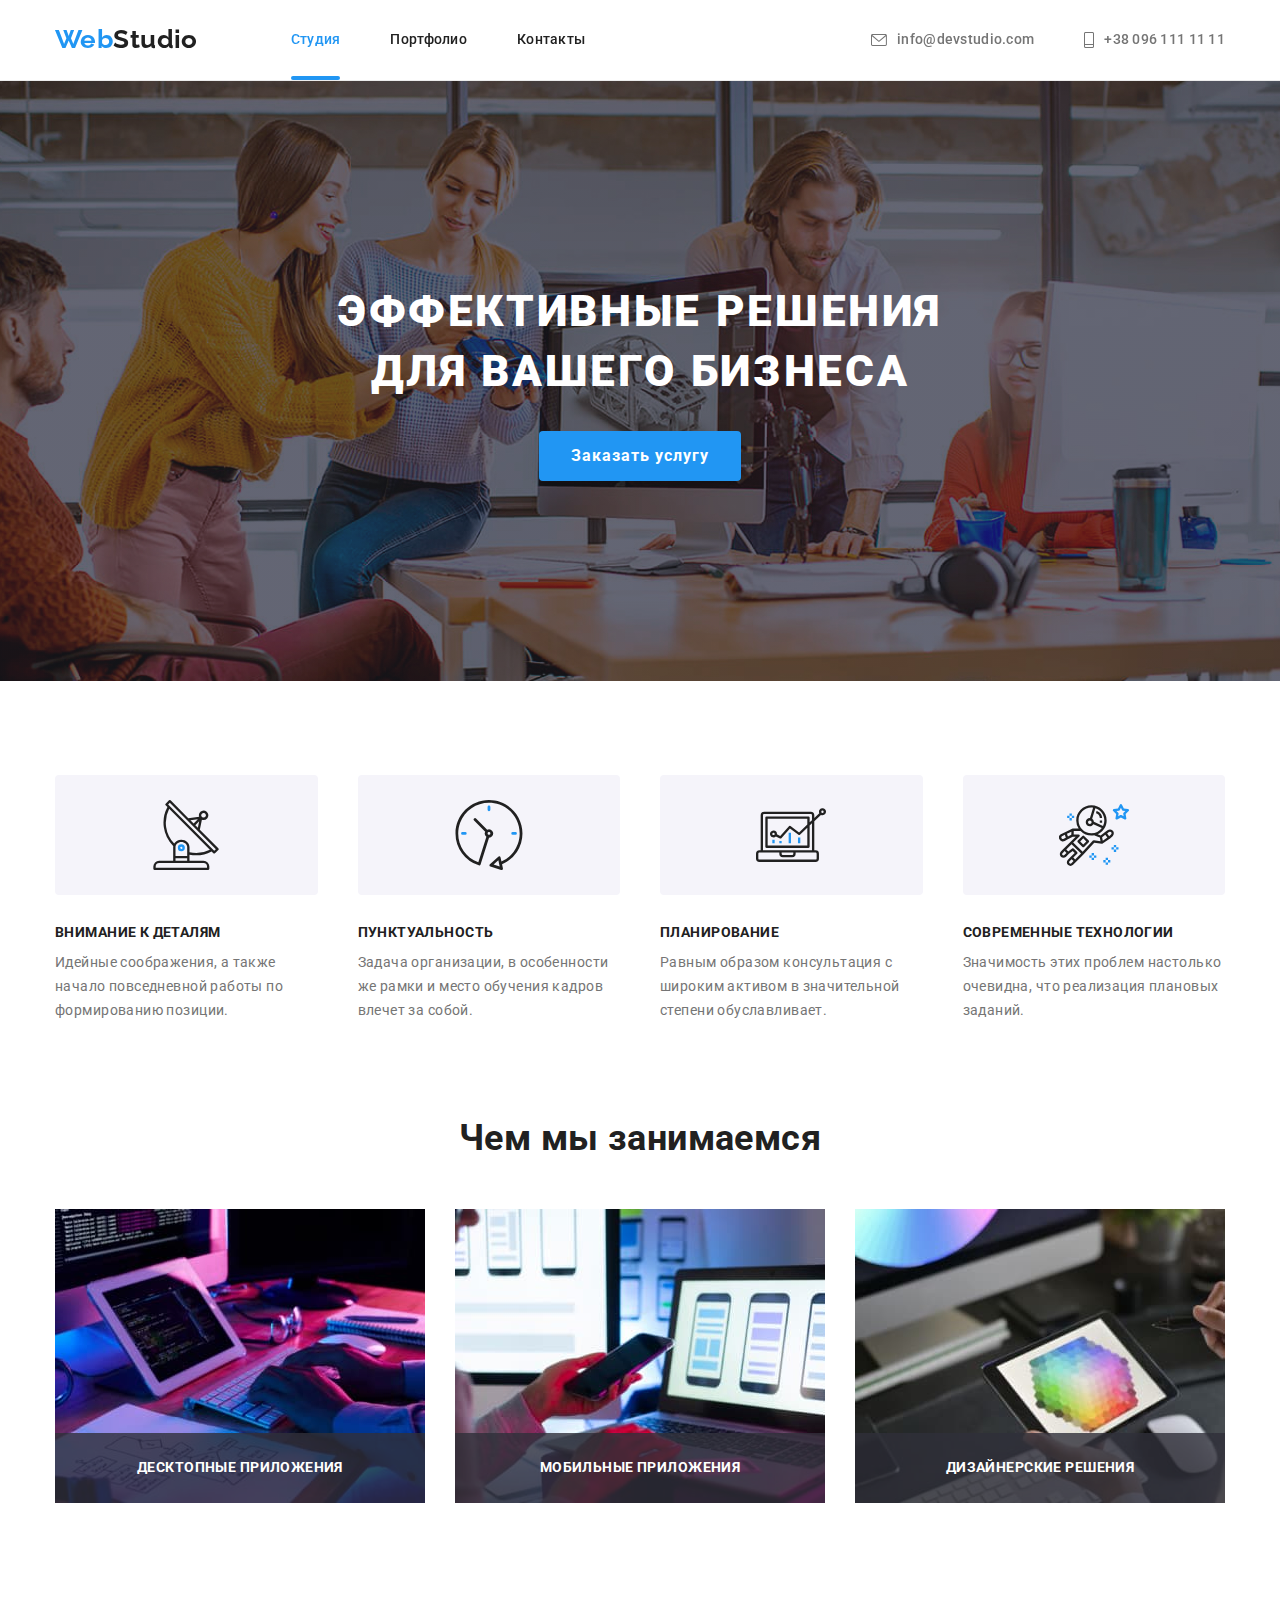
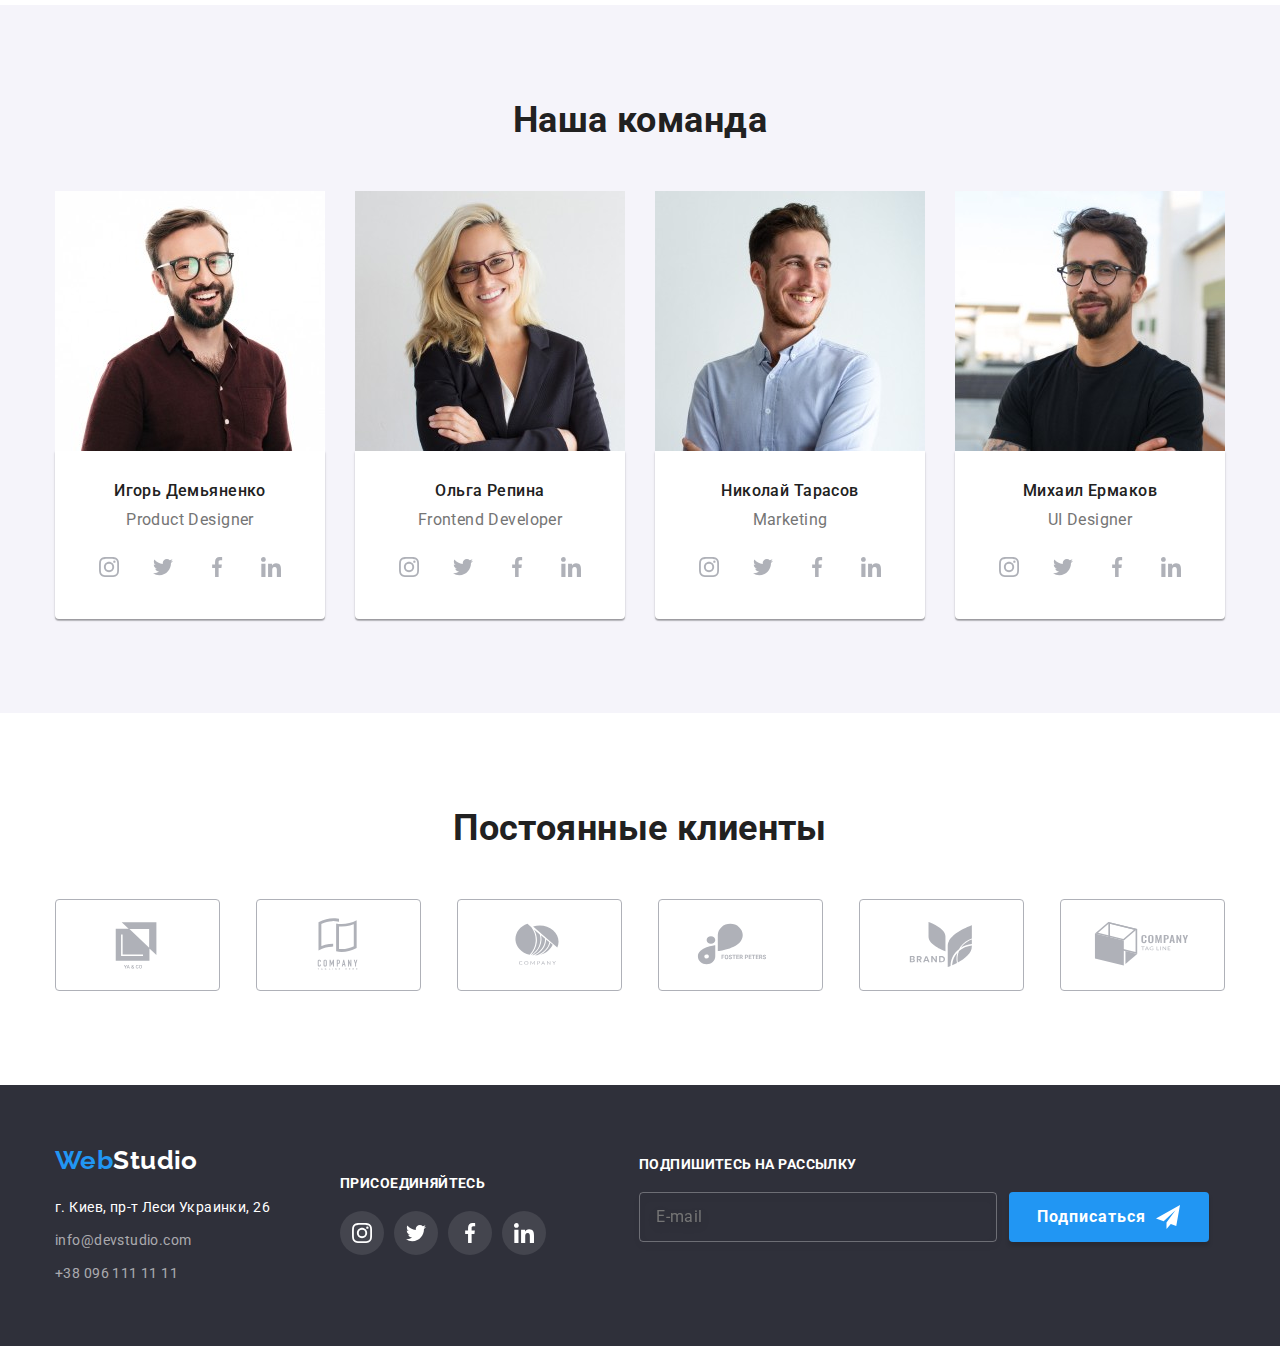
<file: index.html>
<!DOCTYPE html>
<html lang="ru">
  <head>
    <meta charset="UTF-8" />
    <meta http-equiv="X-UA-Compatible" content="IE=edge" />
    <meta name="viewport" content="width=device-width, initial-scale=1.0" />
    <title>Document</title>
    <link
      href="https://fonts.googleapis.com/css2?family=Raleway:wght@700&family=Roboto:wght@400;500;700;900&display=swap"
      rel="stylesheet"
    />
    <link
      rel="stylesheet"
      href="https://cdnjs.cloudflare.com/ajax/libs/modern-normalize/0.6.0/modern-normalize.min.css"
    />
    <link rel="stylesheet" href="./css/main.min.css" />
    <!--<link rel="stylesheet" href="./css/style.css" />-->
  </head>

  <body data-page>
    <!--Шапка сайта-->

    <header class="header" data-header>
      <div class="container header__menu">
        <nav class="main-nav">
          <a href="./index.html" class="logo"
            ><span class="logo-img">Web</span>Studio</a
          >
          
          <ul class="site-nav list">
            <li class="site-nav__item">
              <a href="./" class="site-nav__link site-nav__link--current"
                >Студия</a
              >
            </li>
            <li class="site-nav__item">
              <a href="./portfolio.html" class="site-nav__link">Портфолио</a>
            </li>
            <li class="site-nav__item">
              <a href="" class="site-nav__link">Контакты</a>
            </li>
          </ul>
        </nav>
          
        <ul class="auth list">
          <li class="auth__item">
            <a href="mailto:info@devstudio.com" class="auth__link">
              <svg class="auth__email-icon" width="16" height="12">
                <use href="./images/icon.svg#icon-email-second"></use>
              </svg>
              info@devstudio.com</a
            >
          </li>
          <li class="auth__item">
            <a href="tel:+380961111111" class="auth__link">
              <svg class="auth__phone-icon" width="10" height="16">
                <use href="./images/icon.svg#icon-phone-second"></use>
              </svg>
              +38 096 111 11 11</a
            >
          </li>
        </ul>
        
        <button class="menu-btn" type="button" data-menu-open>
          <svg width="40" height="40">
            <use href="./images/icon.svg#icon-menu_40px"></use>
          </svg>
        </button>
      </div>
    </header>

    <main>
      <!--Герой-->
      <div class="hero-cont">
        <section class="section hero">
          <h1 class="hero__header">
            Эффективные решения <br />
            для вашего бизнеса
          </h1>
          <button type="button" class="bttn" data-modal-open>
            Заказать услугу
          </button>
        </section>
      </div>

      <!--Преимущества-->
      <section class="section advantages">
        <div class="container">
          <h2 class="advantages__title">Преимущества</h2>
          <ul class="list advantages__list">
            <li class="advantages__item">
              <div class="advantages__container">
                <svg class="advantages__icon" width="70" height="70">
                  <use href="./images/icon.svg#icon-antenna-1"></use>
                </svg>
              </div>
              <h3 class="advantages__name">Внимание к деталям</h3>
              <p>
                Идейные соображения, а также начало повседневной работы по
                формированию позиции.
              </p>
            </li>
            <li class="advantages__item">
              <div class="advantages__container">
                <svg class="advantages__icon" width="70" height="70">
                  <use href="./images/icon.svg#icon-clock-1"></use>
                </svg>
              </div>
              <h3 class="advantages__name">Пунктуальность</h3>
              <p>
                Задача организации, в особенности же рамки и место обучения
                кадров влечет за собой.
              </p>
            </li>
            <li class="advantages__item">
              <div class="advantages__container">
                <svg class="advantages__icon" width="70" height="70">
                  <use href="./images/icon.svg#icon-diagram-1"></use>
                </svg>
              </div>
              <h3 class="advantages__name">Планирование</h3>
              <p>
                Равным образом консультация с широким активом в значительной
                степени обуславливает.
              </p>
            </li>
            <li class="advantages__item">
              <div class="advantages__container">
                <svg class="advantages__icon" width="70" height="70">
                  <use href="./images/icon.svg#icon-astronaut-1"></use>
                </svg>
              </div>
              <h3 class="advantages__name">Современные технологии</h3>
              <p>
                Значимость этих проблем настолько очевидна, что реализация
                плановых заданий.
              </p>
            </li>
          </ul>
        </div>
      </section>

      <section class="section solution">
        <div class="container cont-work">
          <h2 class="title">Чем мы занимаемся</h2>
          <ul class="list solution__list">
            <li class="item solution__item">
              <img src="./images/box_1.jpg" alt="keyboard" width="370" />
              <div class="solution__text">
                <h3 class="solution__head">Десктопные приложения</h3>
              </div>
            </li>
            <li class="item solution__item">
              <img src="./images/box_2.jpg" alt="notebook" width="370" />
              <div class="solution__text">
                <h3 class="solution__head">Мобильные приложения</h3>
              </div>
            </li>
            <li class="item solution__item">
              <img src="./images/box_3.jpg" alt="tablet" width="370" />
              <div class="solution__text">
                <h3 class="solution__head">Дизайнерские решения</h3>
              </div>
            </li>
          </ul>
        </div>
      </section>

      <section class="section team">
        <div class="container cont-command">
          <h2 class="title">Наша команда</h2>
          <ul class="list team__list">
            <li class="item team__item">
              <picture>
                <source
                  media="(min-width:1200px)"
                  srcset="
                    ./images/team/img-1@1x_desc.jpg 1x,
                    ./images/team/img-1@2x_desc.jpg 2x
                  "
                />
                <source
                  media="(min-width:768px)"
                  srcset="
                    ./images/team/img-1@1x_tab.jpg 1x,
                    ./images/team/img-1@2x_tab.jpg 2x
                  "
                />
                <source
                  media="(max-width:767px)"
                  srcset="
                    ./images/team/img-1@1x_mob.jpg 1x,
                    ./images/team/img-1@2x_mob.jpg 2x
                  "
                />
                <img
                  src="./images/team/team_1.jpg"
                  alt="team photo 1"
                  class="team__img"
                />
              </picture>

              <div class="command-cont">
                <h3 class="team__head">Игорь Демьяненко</h3>
                <p lang="en" class="team__description">Product Designer</p>
                <ul class="social list">
                  <li class="social__item">
                    <a href="" class="link social__link">
                      <svg class="social__icon" width="20" height="20">
                        <use href="./images/icon.svg#icon-instagram"></use>
                      </svg>
                    </a>
                  </li>
                  <li class="social__item">
                    <a href="" class="link social__link">
                      <svg class="social__icon" width="20" height="20">
                        <use href="./images/icon.svg#icon-twitter"></use>
                      </svg>
                    </a>
                  </li>
                  <li class="social__item">
                    <a href="" class="link social__link">
                      <svg class="social__icon" width="20" height="20">
                        <use href="./images/icon.svg#icon-facebook"></use>
                      </svg>
                    </a>
                  </li>
                  <li class="social__item">
                    <a href="" class="link social__link">
                      <svg class="social__icon" width="20" height="20">
                        <use href="./images/icon.svg#icon-linkedin"></use>
                      </svg>
                    </a>
                  </li>
                </ul>
              </div>
            </li>
            <li class="team__item">
              <picture>
                <source
                  media="(min-width:1200px)"
                  srcset="
                    ./images/team/img-2@1x_desc.jpg 1x,
                    ./images/team/img-2@2x_desc.jpg 2x
                  "
                />
                <source
                  media="(min-width:768px)"
                  srcset="
                    ./images/team/img-2@1x_tab.jpg 1x,
                    ./images/team/img-2@2x_tab.jpg 2x
                  "
                />
                <source
                  media="(max-width:767px)"
                  srcset="
                    ./images/team/img-2@1x_mob.jpg 1x,
                    ./images/team/img-2@2x_mob.jpg 2x
                  "
                />
                <img
                  src="./images/team/team_2.jpg"
                  alt="team photo 2"
                  class="team__img"
                />
              </picture>
              <div class="command-cont">
                <h3 class="team__head">Ольга Репина</h3>
                <p lang="en" class="team__description">Frontend Developer</p>
                <ul class="social list">
                  <li class="social__item">
                    <a href="" class="link social__link">
                      <svg class="social__icon" width="20" height="20">
                        <use href="./images/icon.svg#icon-instagram"></use>
                      </svg>
                    </a>
                  </li>
                  <li class="social__item">
                    <a href="" class="link social__link">
                      <svg class="social__icon" width="20" height="20">
                        <use href="./images/icon.svg#icon-twitter"></use>
                      </svg>
                    </a>
                  </li>
                  <li class="social__item">
                    <a href="" class="link social__link">
                      <svg class="social__icon" width="20" height="20">
                        <use href="./images/icon.svg#icon-facebook"></use>
                      </svg>
                    </a>
                  </li>
                  <li class="social__item">
                    <a href="" class="link social__link">
                      <svg class="social__icon" width="20" height="20">
                        <use href="./images/icon.svg#icon-linkedin"></use>
                      </svg>
                    </a>
                  </li>
                </ul>
              </div>
            </li>
            <li class="team__item">
              <picture>
                <source
                  media="(min-width:1200px)"
                  srcset="
                    ./images/team/img-3@1x_desc.jpg 1x,
                    ./images/team/img-3@2x_desc.jpg 2x
                  "
                />
                <source
                  media="(min-width:768px)"
                  srcset="
                    ./images/team/img-3@1x_tab.jpg 1x,
                    ./images/team/img-3@2x_tab.jpg 2x
                  "
                />
                <source
                  media="(max-width:767px)"
                  srcset="
                    ./images/team/img-3@1x_mob.jpg 1x,
                    ./images/team/img-3@2x_mob.jpg 2x
                  "
                />
                <img
                  src="./images/team/team_3.jpg"
                  alt="team photo 3"
                  class="team__img"
                />
              </picture>
              <div class="command-cont">
                <h3 class="team__head">Николай Тарасов</h3>
                <p lang="en" class="team__description">Marketing</p>
                <ul class="social list">
                  <li class="social__item">
                    <a href="" class="link social__link">
                      <svg class="social__icon" width="20" height="20">
                        <use href="./images/icon.svg#icon-instagram"></use>
                      </svg>
                    </a>
                  </li>
                  <li class="social__item">
                    <a href="" class="link social__link">
                      <svg class="social__icon" width="20" height="20">
                        <use href="./images/icon.svg#icon-twitter"></use>
                      </svg>
                    </a>
                  </li>
                  <li class="social__item">
                    <a href="" class="link social__link">
                      <svg class="social__icon" width="20" height="20">
                        <use href="./images/icon.svg#icon-facebook"></use>
                      </svg>
                    </a>
                  </li>
                  <li class="social__item">
                    <a href="" class="link social__link">
                      <svg class="social__icon" width="20" height="20">
                        <use href="./images/icon.svg#icon-linkedin"></use>
                      </svg>
                    </a>
                  </li>
                </ul>
              </div>
            </li>
            <li class="team__item">
              <picture>
                <source
                  media="(min-width:1200px)"
                  srcset="
                    ./images/team/img-4@1x_desc.jpg 1x,
                    ./images/team/img-4@2x_desc.jpg 2x
                  "
                />
                <source
                  media="(min-width:768px)"
                  srcset="
                    ./images/team/img-4@1x_tab.jpg 1x,
                    ./images/team/img-4@2x_tab.jpg 2x
                  "
                />
                <source
                  media="(max-width:767px)"
                  srcset="
                    ./images/team/img-4@1x_mob.jpg 1x,
                    ./images/team/img-4@2x_mob.jpg 2x
                  "
                />
                <img
                  src="./images/team/team_4.jpg"
                  alt="team photo 4"
                  class="team__img"
                />
              </picture>
              <div class="command-cont">
                <h3 class="team__head">Михаил Ермаков</h3>
                <p lang="en" class="team__description">UI Designer</p>
                <ul class="social list">
                  <li class="social__item">
                    <a href="" class="link social__link">
                      <svg class="social__icon" width="20" height="20">
                        <use href="./images/icon.svg#icon-instagram"></use>
                      </svg>
                    </a>
                  </li>
                  <li class="social__item">
                    <a href="" class="link social__link">
                      <svg class="social__icon" width="20" height="20">
                        <use href="./images/icon.svg#icon-twitter"></use>
                      </svg>
                    </a>
                  </li>
                  <li class="social__item">
                    <a href="" class="link social__link">
                      <svg class="social__icon" width="20" height="20">
                        <use href="./images/icon.svg#icon-facebook"></use>
                      </svg>
                    </a>
                  </li>
                  <li class="social__item">
                    <a href="" class="link social__link">
                      <svg class="social__icon" width="20" height="20">
                        <use href="./images/icon.svg#icon-linkedin"></use>
                      </svg>
                    </a>
                  </li>
                </ul>
              </div>
            </li>
          </ul>
        </div>
      </section>

      <section class="section clients">
        <div class="container">
          <h2 class="title">Постоянные клиенты</h2>
          <ul class="list clients-list">
            <li class="item">
              <a href="" class="link clients-link">
                <svg width="106" height="60" class="clients-icon">
                  <use href="./images/icon.svg#icon-client1"></use>
                </svg>
              </a>
            </li>
            <li class="item">
              <a href="" class="link clients-link">
                <svg width="106" height="60" class="clients-icon">
                  <use href="./images/icon.svg#icon-client2"></use>
                </svg>
              </a>
            </li>
            <li class="item">
              <a href="" class="link clients-link">
                <svg width="106" height="60" class="clients-icon">
                  <use href="./images/icon.svg#icon-client3"></use>
                </svg>
              </a>
            </li>
            <li class="item">
              <a href="" class="link clients-link">
                <svg width="106" height="60" class="clients-icon">
                  <use href="./images/icon.svg#icon-client4"></use>
                </svg>
              </a>
            </li>
            <li class="item">
              <a href="" class="link clients-link">
                <svg width="106" height="60" class="clients-icon">
                  <use href="./images/icon.svg#icon-client5"></use>
                </svg>
              </a>
            </li>
            <li class="item">
              <a href="" class="link clients-link">
                <svg width="106" height="60" class="clients-icon">
                  <use href="./images/icon.svg#icon-client6"></use>
                </svg>
              </a>
            </li>
          </ul>
        </div>
      </section>
    </main>

    <!--Footer-->
    <footer class="footer">
      <div class="container footer-cont">
        <div class="footer-help">
          <div class="footer-1">
            <a href="./index.html" class="logo-foot"
              ><span class="logo-img">Web</span
              ><span class="footer-main">Studio</span></a
            >
            <address>
              <ul class="list foot">
                <li class="item">
                  <a
                    href="https://goo.gl/maps/bs4FrtcBZJguivNF8"
                    target="_blank"
                    rel="noopener noreferrer"
                    class="footer-primary"
                    >г. Киев, пр-т Леси Украинки, 26</a
                  >
                </li>
                <li class="item">
                  <a href="mailto:info@devstudio.com" class="footer-second"
                    >info@devstudio.com</a
                  >
                </li>
                <li class="item">
                  <a href="tel:+380961111111" class="footer-second"
                    >+38 096 111 11 11</a
                  >
                </li>
              </ul>
            </address>
          </div>
          <div class="foooter-2">
            <h3 class="footer-name">Присоединяйтесь</h3>
            <ul class="list footer-list">
              <li class="item">
                <a href="" class="link footer-social">
                  <svg class="icon-footer" width="20" height="20">
                    <use href="./images/icon.svg#icon-instagram"></use>
                  </svg>
                </a>
              </li>
              <li class="item">
                <a href="" class="link footer-social">
                  <svg class="icon-footer" width="20" height="20">
                    <use href="./images/icon.svg#icon-twitter"></use>
                  </svg>
                </a>
              </li>
              <li class="item">
                <a href="" class="link footer-social">
                  <svg class="icon-footer" width="20" height="20">
                    <use href="./images/icon.svg#icon-facebook"></use>
                  </svg>
                </a>
              </li>
              <li class="item">
                <a href="" class="link footer-social">
                  <svg class="icon-footer" width="20" height="20">
                    <use href="./images/icon.svg#icon-linkedin"></use>
                  </svg>
                </a>
              </li>
            </ul>
          </div>
        </div>
        <form name="footer-form" class="footer-form">
          <h3 class="footer-name">Подпишитесь на рассылку</h3>
          <div class="form-cont-foot">
            <label class="footer-label">
              <input
                class="footer-input"
                type="email"
                name="user-mail"
                placeholder="E-mail"
              />
            </label>
            <button type="submit" class="bttn button-footer">
              Подписаться
              <svg class="footer-button-icon" width="24" height="24">
                <use href="./images/icon.svg#icon-icon-send"></use>
              </svg>
            </button>
          </div>
        </form>
      </div>
    </footer>

    <!-- Modal window -->
    <div class="backdrop is-hidden" data-modal>
      <div class="modal">
        <button type="button" class="modal-button" data-modal-close>
          <svg class="modal-button-icon" width="11" height="11">
            <use href="./images/icon.svg#icon-close-button"></use>
          </svg>
        </button>
        <form name="modal-form" class="modal-form">
          <strong class="header-modal"
            >Оставьте свои данные, мы вам перезвоним</strong
          >

          <label class="modal-label">
            Имя
            <span class="input-wrapper">
              <input
                class="modal-input"
                type="text"
                name="user-name"
                required
                minlength="4" />
              <svg width="12" height="12" class="modal-icon">
                <use href="./images/icon.svg#icon-modal-name"></use></svg
            ></span>
            <span class="modal-notification"
              >Имя должно быть не короче 4 симовлов</span
            >
          </label>

          <label class="modal-label">
            Телефон
            <span class="input-wrapper">
              <input class="modal-input" type="tel" name="user-tel" />
              <svg width="13" height="13" class="modal-icon">
                <use href="./images/icon.svg#icon-modal-phone"></use></svg
            ></span>
          </label>

          <label class="modal-label">
            Почта
            <span class="input-wrapper">
              <input class="modal-input" type="email" name="user-email" />
              <svg width="15" height="12" class="modal-icon">
                <use href="./images/icon.svg#icon-modal-email"></use></svg
            ></span>
          </label>

          <label class="modal-label">
            Комментарий
            <textarea
              name="user-comment"
              class="modal-textarea"
              placeholder="Введите текст"
            ></textarea>
          </label>

          <label class="modal-checkbox">
            <input
              class="register-box visualy-hidden"
              type="checkbox"
              name="checkbox"
            />
            <svg width="16" height="15" class="checkbox-icon">
              <use
                href="./images/icon.svg#icon-uncheck"
                class="checkbox-icon-uncheck"
              ></use>
              <use
                href="./images/icon.svg#icon-check"
                class="checkbox-icon-check"
              ></use>
            </svg>
            <span class="text-checkbox"
              >Согласен с рассылкой и принимаю
              <a href="" class="link-modal">Условия договора</a></span
            >
          </label>
          <div class="modal-bttn-cont">
            <button type="submit" class="bttn">Отправить</button>
          </div>
        </form>
      </div>
    </div>

    <!--Mobile menu-->

    <div class="menu-overlay" data-menu>
      <div class="menu-container">
        <button class="menu-btn-close" type="button" data-menu-close>
          <svg class="menu-close-icon" width="40" height="40">
            <use href="./images/icon.svg#icon-close_40px"></use>
          </svg>
        </button>

        <ul class="mobile-nav list">
          <li class="mobile-nav-item">
            <a href="/index.html" class="mobile-link link current-menu">Студия</a>
          </li>
          <li class="mobile-nav-item">
            <a href="./portfolio.html" class="mobile-link link">Портфолио</a>
          </li>
          <li class="mobile-nav-item">
            <a href="" class="mobile-link link">Контакты</a>
          </li>
        </ul>

        <div class="mobile-contacts">
          <ul class="list">
            <li class="mobile-contacts-item">
              <a class="mobile-contacts-link-phone link" href="tel:+380961111111"
                >+38 096 111 11 11</a
              >
            </li>
            <li class="mobile-contacts-item">
              <a
                class="mobile-contacts-link-mail link"
                href="mailto:info@devstudio.com"
                >info@devstudio.com</a
              >
            </li>
          </ul>
        </div>
        <ul class="mobile-socials list">
          <li class="mobile-socials-item">
            <a href="" class="mobile-socials-link link">Instagram</a>
          </li>
          <li class="mobile-socials-item">
            <a href="" class="mobile-socials-link link">Twitter</a>
          </li>
          <li class="mobile-socials-item">
            <a href="" class="mobile-socials-link link">Facebook</a>
          </li>
          <li class="mobile-socials-item">
            <a href="" class="mobile-socials-link link">LinkedIn</a>
          </li>
        </ul>
      </div>
    </div>

    <script src="./js/modal.js"></script>
    <script src="./js/header-scroll.js"></script>
    <script src="./js/menu.js"></script>
  </body>
</html>
</file>
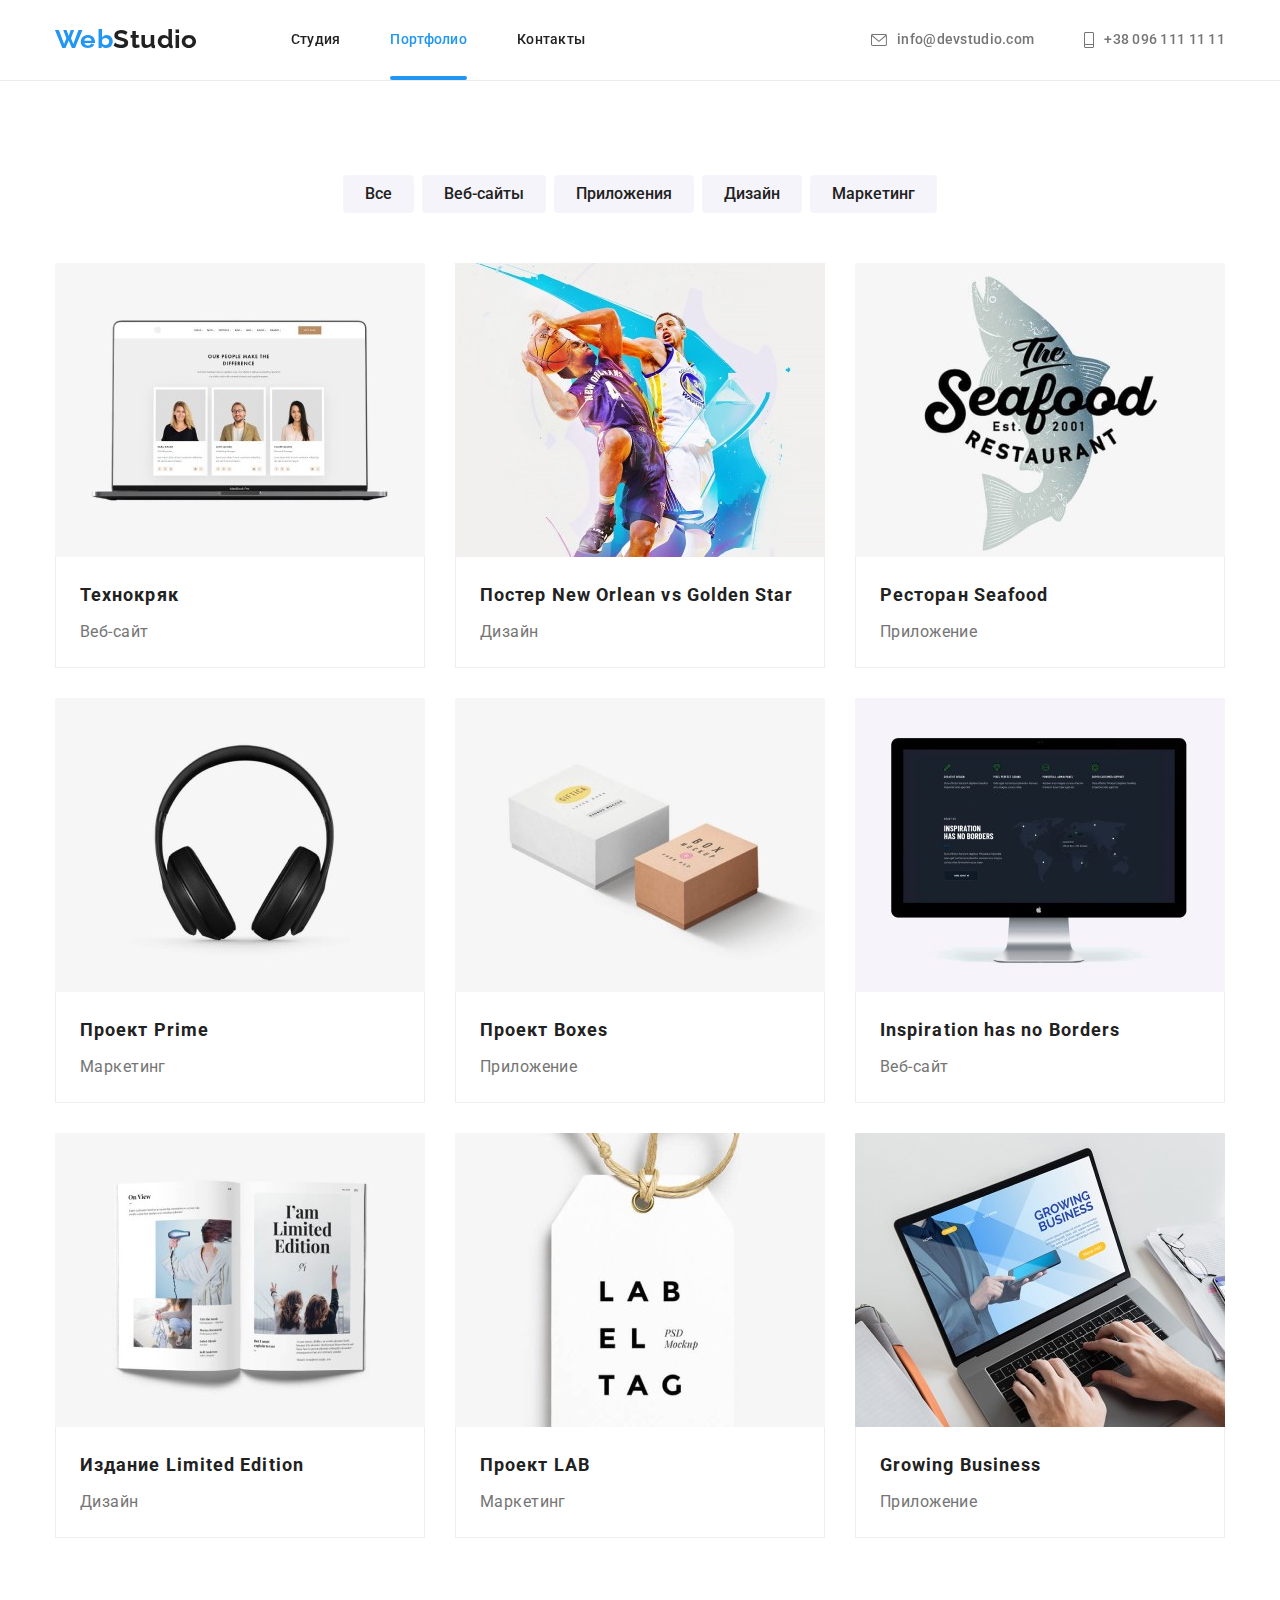
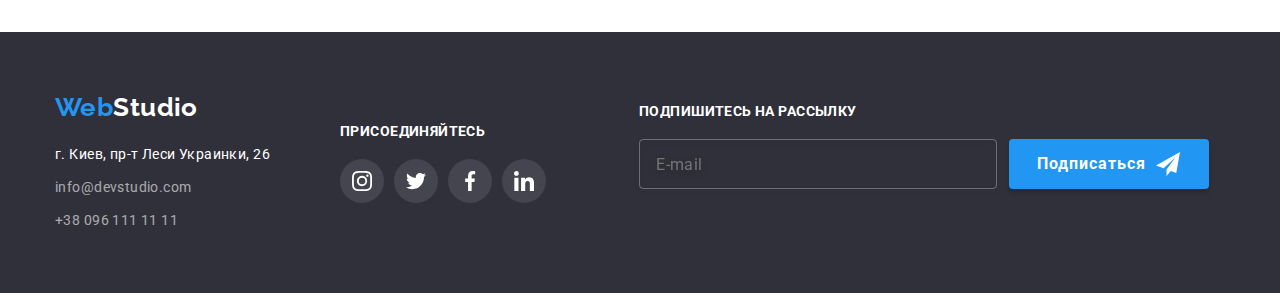
<file: portfolio.html>
<!DOCTYPE html>
<html lang="ru">
  <head>
    <meta charset="UTF-8" />
    <meta http-equiv="X-UA-Compatible" content="IE=edge" />
    <meta name="viewport" content="width=device-width, initial-scale=1.0" />
    <title>Document</title>
    <link
      href="https://fonts.googleapis.com/css2?family=Raleway:wght@700&family=Roboto:wght@400;500;700;900&display=swap"
      rel="stylesheet"
    />
    <link
      rel="stylesheet"
      href="https://cdnjs.cloudflare.com/ajax/libs/modern-normalize/0.6.0/modern-normalize.min.css"
    />
    <link rel="stylesheet" href="./css/main.min.css" />
    <!--<link rel="stylesheet" href="./css/style.css" />-->
  </head>

  <body>
    <!--Шапка сайта-->
    
    <header class="header" data-header>
      <div class="container header__menu">
        <nav class="main-nav">
          <a href="./index.html" class="logo"><span class="logo-img">Web</span>Studio</a>
    
          <ul class="site-nav list">
            <li class="site-nav__item">
              <a href="./" class="site-nav__link ">Студия</a>
            </li>
            <li class="site-nav__item">
              <a href="./portfolio.html" class="site-nav__link site-nav__link--current">Портфолио</a>
            </li>
            <li class="site-nav__item">
              <a href="" class="site-nav__link">Контакты</a>
            </li>
          </ul>
        </nav>
    
        <ul class="auth list">
          <li class="auth__item">
            <a href="mailto:info@devstudio.com" class="auth__link">
              <svg class="auth__email-icon" width="16" height="12">
                <use href="./images/icon.svg#icon-email-second"></use>
              </svg>
              info@devstudio.com</a>
          </li>
          <li class="auth__item">
            <a href="tel:+380961111111" class="auth__link">
              <svg class="auth__phone-icon" width="10" height="16">
                <use href="./images/icon.svg#icon-phone-second"></use>
              </svg>
              +38 096 111 11 11</a>
          </li>
        </ul>
        <button class="menu-btn" type="button" data-menu-open>
          <svg width="40" height="40">
            <use href="./images/icon.svg#icon-menu_40px"></use>
          </svg>
        </button>
      </div>
    </header>


    <main>
      <section class="section sec-port">
        <div class="container portfolio">
          <h1 class="title-portfolio">Портфолио работ</h1>
          <ul class="list portfolio-menu">
            <li class="item">
              <button type="button" class="portfolio-button">Все</button>
            </li>
            <li class="item">
              <button type="button" class="portfolio-button">Веб-сайты</button>
            </li>
            <li class="item">
              <button type="button" class="portfolio-button">Приложения</button>
            </li>
            <li class="item">
              <button type="button" class="portfolio-button">Дизайн</button>
            </li>
            <li class="item">
              <button type="button" class="portfolio-button">Маркетинг</button>
            </li>
          </ul>

          <ul class="list main-portfolio">
            <li class="item portf-item">              
              <a href="" class="link portfolio-hover">
                <div class="portf-cont">
                  <picture>
                    <source media="(min-width:1200px)"
                    srcset="./images/portfolio/img-1@1x_desc.jpg 1x, ./images/portfolio/img-1@2x_desc.jpg 2x "/>
                    <source media="(min-width:768px)"
                      srcset="./images/portfolio/img-1@1x_tab.jpg 1x, ./images/portfolio/img-1@2x_tab.jpg 2x " />
                      <source media="(max-width:767px)"
                        srcset="./images/portfolio/img-1@1x_mob.jpg 1x, ./images/portfolio/img-1@2x_mob.jpg 2x " />
                <img
                  src="./images/portfolio/portfolio1.jpg"
                  alt="screen"
                  
                  class="image-portfolio"
                /></picture>
              
                <p class="overlay-text">
                  Ресурс пропонує комплексні пропозиції з різним рівнем
                  функціоналу та сервісів. Все це дозволить відвідувачу отримати
                  вичерпні відомості про компанію чи приватну особу.
                </p>
                </div>

                <div class="fifth">
                  <h2 class="portfolio-head">Технокряк</h2>
                  <p class="portfolio-link">Веб-сайт</p>
                </div>
              </a>
            </li>
            <li class="item portf-item">
              
              <a href="" class="link portfolio-hover">
                <div class="portf-cont">
                  <picture>
                    <source media="(min-width:1200px)"
                      srcset="./images/portfolio/img-2@1x_desc.jpg 1x, ./images/portfolio/img-2@2x_desc.jpg 2x " />
                    <source media="(min-width:768px)"
                      srcset="./images/portfolio/img-2@1x_tab.jpg 1x, ./images/portfolio/img-2@2x_tab.jpg 2x " />
                    <source media="(max-width:767px)"
                      srcset="./images/portfolio/img-2@1x_mob.jpg 1x, ./images/portfolio/img-2@2x_mob.jpg 2x " />
                <img
                  src="./images/portfolio/portfolio2.jpg"
                  alt="sport"
                  
                  class="image-portfolio"
                /> </picture>
                <p class="overlay-text">
                  Ресурс пропонує комплексні пропозиції з різним рівнем
                  функціоналу та сервісів. Все це дозволить відвідувачу отримати
                  вичерпні відомості про компанію чи приватну особу.
                </p>
                </div>
                <div class="fifth">
                  <h2 class="portfolio-head">
                    Постер New Orlean vs Golden Star
                  </h2>
                  <p class="portfolio-link">Дизайн</p>
                </div>
              </a>
            </li>
            <li class="item portf-item">
              
              <a href="" class="link portfolio-hover">
                <div class="portf-cont">
                  <picture>
                    <source media="(min-width:1200px)"
                      srcset="./images/portfolio/img-3@1x_desc.jpg 1x, ./images/portfolio/img-3@2x_desc.jpg 2x " />
                    <source media="(min-width:768px)"
                      srcset="./images/portfolio/img-3@1x_tab.jpg 1x, ./images/portfolio/img-3@2x_tab.jpg 2x " />
                    <source media="(max-width:767px)"
                      srcset="./images/portfolio/img-3@1x_mob.jpg 1x, ./images/portfolio/img-3@2x_mob.jpg 2x " />
                <img
                  src="./images/portfolio/portfolio3.jpg"
                  alt="seafood"
                  
                  class="image-portfolio"
                /> </picture>
                <p class="overlay-text">
                  Ресурс пропонує комплексні пропозиції з різним рівнем
                  функціоналу та сервісів. Все це дозволить відвідувачу отримати
                  вичерпні відомості про компанію чи приватну особу.
                </p>
                </div>
                <div class="fifth">
                  <h2 class="portfolio-head">Ресторан Seafood</h2>
                  <p class="portfolio-link">Приложение</p>
                </div>
              </a>
            </li>
            <li class="item portf-item">
              
              <a href="" class="link portfolio-hover">
                <div class="portf-cont">
                  <picture>
                    <source media="(min-width:1200px)"
                      srcset="./images/portfolio/img-4@1x_desc.jpg 1x, ./images/portfolio/img-4@2x_desc.jpg 2x " />
                    <source media="(min-width:768px)"
                      srcset="./images/portfolio/img-4@1x_tab.jpg 1x, ./images/portfolio/img-4@2x_tab.jpg 2x " />
                    <source media="(max-width:767px)"
                      srcset="./images/portfolio/img-4@1x_mob.jpg 1x, ./images/portfolio/img-4@2x_mob.jpg 2x " />
                <img
                  src="./images/portfolio/portfolio4.jpg"
                  alt="headphones"
                  
                  class="image-portfolio"
                /> </picture>
                <p class="overlay-text">
                  Ресурс пропонує комплексні пропозиції з різним рівнем
                  функціоналу та сервісів. Все це дозволить відвідувачу отримати
                  вичерпні відомості про компанію чи приватну особу.
                </p>
                </div>
                <div class="fifth">
                  <h2 class="portfolio-head">Проект Prime</h2>
                  <p class="portfolio-link">Маркетинг</p>
                </div>
              </a>
            </li>
            <li class="item portf-item">
             
              <a href="" class="link portfolio-hover">
                <div class="portf-cont">
                  <picture>
                    <source media="(min-width:1200px)"
                      srcset="./images/portfolio/img-5@1x_desc.jpg 1x, ./images/portfolio/img-5@2x_desc.jpg 2x " />
                    <source media="(min-width:768px)"
                      srcset="./images/portfolio/img-5@1x_tab.jpg 1x, ./images/portfolio/img-5@2x_tab.jpg 2x " />
                    <source media="(max-width:767px)"
                      srcset="./images/portfolio/img-5@1x_mob.jpg 1x, ./images/portfolio/img-5@2x_mob.jpg 2x " />
                <img
                  src="./images/portfolio/portfolio5.jpg"
                  alt="box"
                  
                  class="image-portfolio"
                /> </picture>
                <p class="overlay-text">
                  Ресурс пропонує комплексні пропозиції з різним рівнем
                  функціоналу та сервісів. Все це дозволить відвідувачу отримати
                  вичерпні відомості про компанію чи приватну особу.
                </p>
                </div>
                <div class="fifth">
                  <h2 class="portfolio-head">Проект Boxes</h2>
                  <p class="portfolio-link">Приложение</p>
                </div>
              </a>
            </li>
            <li class="item portf-item">
              
              <a href="" class="link portfolio-hover">
                <div class="portf-cont">
                  <picture>
                    <source media="(min-width:1200px)"
                      srcset="./images/portfolio/img-6@1x_desc.jpg 1x, ./images/portfolio/img-6@2x_desc.jpg 2x " />
                    <source media="(min-width:768px)"
                      srcset="./images/portfolio/img-6@1x_tab.jpg 1x, ./images/portfolio/img-6@2x_tab.jpg 2x " />
                    <source media="(max-width:767px)"
                      srcset="./images/portfolio/img-6@1x_mob.jpg 1x, ./images/portfolio/img-6@2x_mob.jpg 2x " />
                <img
                  src="./images/portfolio/portfolio6.jpg"
                  alt="PC"
                  
                  class="image-portfolio"
                /> </picture>
                <p class="overlay-text">
                  Ресурс пропонує комплексні пропозиції з різним рівнем
                  функціоналу та сервісів. Все це дозволить відвідувачу отримати
                  вичерпні відомості про компанію чи приватну особу.
                </p>
                </div>
                <div class="fifth">
                  <h2 lang="en" class="portfolio-head">
                    Inspiration has no Borders
                  </h2>
                  <p class="portfolio-link">Веб-сайт</p>
                </div>
              </a>
            </li>
            <li class="item portf-item">
              
              <a href="" class="link portfolio-hover">
                <div class="portf-cont">
                  <picture>
                    <source media="(min-width:1200px)"
                      srcset="./images/portfolio/img-7@1x_desc.jpg 1x, ./images/portfolio/img-7@2x_desc.jpg 2x " />
                    <source media="(min-width:768px)"
                      srcset="./images/portfolio/img-7@1x_tab.jpg 1x, ./images/portfolio/img-7@2x_tab.jpg 2x " />
                    <source media="(max-width:767px)"
                      srcset="./images/portfolio/img-7@1x_mob.jpg 1x, ./images/portfolio/img-7@2x_mob.jpg 2x " />
                <img
                  src="./images/portfolio/portfolio7.jpg"
                  alt="magazine"
                  
                  class="image-portfolio"
                /> </picture>
                <p class="overlay-text">
                  Ресурс пропонує комплексні пропозиції з різним рівнем
                  функціоналу та сервісів. Все це дозволить відвідувачу отримати
                  вичерпні відомості про компанію чи приватну особу.
                </p>
                </div>
                <div class="fifth">
                  <h2 class="portfolio-head">Издание Limited Edition</h2>
                  <p class="portfolio-link">Дизайн</p>
                </div>
              </a>
            </li>
            <li class="item portf-item">
              
              <a href="" class="link portfolio-hover">
                <div class="portf-cont">
                  <picture>
                    <source media="(min-width:1200px)"
                      srcset="./images/portfolio/img-8@1x_desc.jpg 1x, ./images/portfolio/img-8@2x_desc.jpg 2x " />
                    <source media="(min-width:768px)"
                      srcset="./images/portfolio/img-8@1x_tab.jpg 1x, ./images/portfolio/img-8@2x_tab.jpg 2x " />
                    <source media="(max-width:767px)"
                      srcset="./images/portfolio/img-8@1x_mob.jpg 1x, ./images/portfolio/img-8@2x_mob.jpg 2x " />
                <img
                  src="./images/portfolio/portfolio8.jpg"
                  alt="label"
                  
                  class="image-portfolio"
                /> </picture>
                <p class="overlay-text">
                  Ресурс пропонує комплексні пропозиції з різним рівнем
                  функціоналу та сервісів. Все це дозволить відвідувачу отримати
                  вичерпні відомості про компанію чи приватну особу.
                </p>
                </div>
                <div class="fifth">
                  <h2 class="portfolio-head">Проект LAB</h2>
                  <p class="portfolio-link">Маркетинг</p>
                </div>
              </a>
            </li>
            <li class="item portf-item">
              <a href="" class="link portfolio-hover">
                <div class="portf-cont">
                  <picture>
                    <source media="(min-width:1200px)"
                      srcset="./images/portfolio/img-9@1x_desc.jpg 1x, ./images/portfolio/img-9@2x_desc.jpg 2x " />
                    <source media="(min-width:768px)"
                      srcset="./images/portfolio/img-9@1x_tab.jpg 1x, ./images/portfolio/img-9@2x_tab.jpg 2x " />
                    <source media="(max-width:767px)"
                      srcset="./images/portfolio/img-9@1x_mob.jpg 1x, ./images/portfolio/img-9@2x_mob.jpg 2x " />
                <img
                  src="./images/portfolio/portfolio9.jpg"
                  alt="work"
                  
                  class="image-portfolio"
                /> </picture>
                <p class="overlay-text">
                  Ресурс пропонує комплексні пропозиції з різним рівнем
                  функціоналу та сервісів. Все це дозволить відвідувачу отримати
                  вичерпні відомості про компанію чи приватну особу.
                </p>
                </div>
                <div class="fifth">
                  <h2 lang="en" class="portfolio-head">Growing Business</h2>
                  <p class="portfolio-link">Приложение</p>
                </div>
              </a>
            </li>
          </ul>
        </div>
      </section>
    </main>

    <!--Footer-->
    <footer class="footer">
      <div class="container footer-cont">
        <div class="footer-help">
          <div class="footer-1">
            <a href="./index.html" class="logo-foot"><span class="logo-img">Web</span><span
                class="footer-main">Studio</span></a>
            <address>
              <ul class="list foot">
                <li class="item">
                  <a href="https://goo.gl/maps/bs4FrtcBZJguivNF8" target="_blank" rel="noopener noreferrer"
                    class="footer-primary">г. Киев, пр-т Леси Украинки, 26</a>
                </li>
                <li class="item">
                  <a href="mailto:info@devstudio.com" class="footer-second">info@devstudio.com</a>
                </li>
                <li class="item">
                  <a href="tel:+380961111111" class="footer-second">+38 096 111 11 11</a>
                </li>
              </ul>
            </address>
          </div>
          <div class="foooter-2">
            <h3 class="footer-name">Присоединяйтесь</h3>
            <ul class="list footer-list">
              <li class="item">
                <a href="" class="link footer-social">
                  <svg class="icon-footer" width="20" height="20">
                    <use href="./images/icon.svg#icon-instagram"></use>
                  </svg>
                </a>
              </li>
              <li class="item">
                <a href="" class="link footer-social">
                  <svg class="icon-footer" width="20" height="20">
                    <use href="./images/icon.svg#icon-twitter"></use>
                  </svg>
                </a>
              </li>
              <li class="item">
                <a href="" class="link footer-social">
                  <svg class="icon-footer" width="20" height="20">
                    <use href="./images/icon.svg#icon-facebook"></use>
                  </svg>
                </a>
              </li>
              <li class="item">
                <a href="" class="link footer-social">
                  <svg class="icon-footer" width="20" height="20">
                    <use href="./images/icon.svg#icon-linkedin"></use>
                  </svg>
                </a>
              </li>
            </ul>
          </div>
        </div>
        <form name="footer-form" class="footer-form">
          <h3 class="footer-name">Подпишитесь на рассылку</h3>
          <div class="form-cont-foot">
            <label class="footer-label">
              <input class="footer-input" type="email" name="user-mail" placeholder="E-mail" />
            </label>
            <button type="submit" class="bttn button-footer">
              Подписаться
              <svg class="footer-button-icon" width="24" height="24">
                <use href="./images/icon.svg#icon-icon-send"></use>
              </svg>
            </button>
          </div>
        </form>
      </div>
    </footer>

    <!--Mobile menu-->
    
    <div class="menu-overlay" data-menu>
      <div class="menu-container">
        <button class="menu-btn-close" type="button" data-menu-close>
          <svg class="menu-close-icon" width="40" height="40">
            <use href="./images/icon.svg#icon-close_40px"></use>
          </svg>
        </button>
    
        <ul class="mobile-nav list">
          <li class="mobile-nav-item">
            <a href="/index.html" class="mobile-link link">Студия</a>
          </li>
          <li class="mobile-nav-item">
            <a href="./portfolio.html" class="mobile-link link current-menu">Портфолио</a>
          </li>
          <li class="mobile-nav-item">
            <a href="" class="mobile-link link">Контакты</a>
          </li>
        </ul>
    
        <div class="mobile-contacts">
          <ul class="list">
            <li class="mobile-contacts-item">
              <a class="mobile-contacts-link-phone link" href="tel:+380961111111">+38 096 111 11 11</a>
            </li>
            <li class="mobile-contacts-item">
              <a class="mobile-contacts-link-mail link" href="mailto:info@devstudio.com">info@devstudio.com</a>
            </li>
          </ul>
        </div>
        <ul class="mobile-socials list">
          <li class="mobile-socials-item">
            <a href="" class="mobile-socials-link link">Instagram</a>
          </li>
          <li class="mobile-socials-item">
            <a href="" class="mobile-socials-link link">Twitter</a>
          </li>
          <li class="mobile-socials-item">
            <a href="" class="mobile-socials-link link">Facebook</a>
          </li>
          <li class="mobile-socials-item">
            <a href="" class="mobile-socials-link link">LinkedIn</a>
          </li>
        </ul>
      </div>
    </div>
    <script src="./js/modal.js"></script>
    <script src="./js/header-scroll.js"></script>
    <script src="./js/menu.js"></script>
  </body>
</html>
</file>
<file: css/style.css>
/*цвет основного текста #757575*/
/*цвет меню+заголовки #212121*/
/*белый #FFFFFF  */
/*наведение на кнопки #2196F3 */
/*цвет фона #2F303A*/
/*цвет фона кнопок #F5F4FA*/

/*:root {
  --primary-text-color: #757575;
  --title-text-color: #212121;
  --accent-color: #2196f3;
  --primary-white-color: #ffffff;
  --background-hero: #2f303a;
  --background-button: #f5f4fa;
  --social-color: #AFB1B8;
  --footer-icon: rgba(255, 255, 255, 0.1);
  --transition: 250ms cubic-bezier(0.4, 0, 0.2, 1);
}*/

/*body {
  background-color: var(--primary-white-color);
  color: var(--primary-text-color);

  font-family: Roboto, sans-serif;
  letter-spacing: 0.03em;
  font-size: 14px;
  line-height: 1.71;
}

.no-scroll {
  overflow: hidden;
}*/

/*.container {
  width: 1200px;
  margin-left: auto;
  margin-right: auto;
  padding-right: 15px;
  padding-left: 15px;
}*/

/*.list {
  padding: 0px;
  margin: 0px;
  list-style: none;
}*/

/*h1,
h2,
h3,
h4,
h5,
h6,
p,
ul {
  margin-top: 0px;
  margin-bottom: 0px;
}*/

/*логотип*/
/*.logo {
  margin-right: 93px;

  color: var(--title-text-color);
  font-family: Raleway, sans-serif;

  font-weight: 700;
  font-size: 26px;
  line-height: 1.19;
  text-decoration: none;
}*/

/*a {
  text-decoration: none;
}*/

/*.logo-foot {
  display: block;
  margin-bottom: 20px;

  color: var(--title-text-color);
  font-family: Raleway, sans-serif;

  font-weight: 700;
  font-size: 26px;
  line-height: 1.19;
  text-decoration: none;
}

.logo-img {
  color: var(--accent-color);
}*/

/*.header {
  position: fixed;
  top: 0;
  left: 0;
  width: 100%;
  z-index: 100;
  border-bottom: 1px solid #ECECEC;

  transition: background-color var(--transition), backdrop-filter var(--transition);
}

.header.no-transparency {
  background-color: rgba(255, 255, 255, 0.9);
  backdrop-filter: blur(2px);
}*/



/*менюшка*/

/*.site-nav {
  display: flex;

}

.site-nav__item:not(:last-child) {
  margin-right: 50px;
}

.site-nav__link {
  display: block;
  padding: 32px 0px;

  color: var(--title-text-color);

  font-weight: 500;
  line-height: 1.14;
  letter-spacing: 0.02em;
  transition: color var(--transition);
}

.site-nav__link:hover,
.site-nav__link:focus {
  color: var(--accent-color);
}

.auth__item+.auth__item {
  margin-left: 50px;
}

.auth__link {
  padding: 32px 0px;
  color: var(--primary-text-color);

  display: flex;
  align-items: center;
  justify-content: center;
  text-align: center;

  font-weight: 500;
  line-height: 1.14;
  letter-spacing: 0.02em;
  transition: color var(--transition);
}

.auth__link:hover,
.auth__link:focus {
  color: var(--accent-color);
}

.auth__email-icon,
.auth__phone-icon {
  fill: currentColor;
  margin-right: 10px;
}

.main-nav {
  display: flex;
  align-items: center;
}

.auth {
  display: flex;
  align-items: center;
  margin-left: auto;
}

.header__menu {
  display: flex;
  align-items: center;
}*/

/*.advantages {
  padding-top: 94px;
}*/

/*.hero {

  text-align: center;
  margin-top: 81px;
  padding-top: 200px;
  padding-bottom: 200px;
  padding-left: 0;
  padding-right: 0;
}

.hero-cont {

  max-width: 1600px;
  max-height: 600px;
  margin-left: auto;
  margin-right: auto;
  background-repeat: no-repeat;
  background-position: center;
  background-size: cover;
  background-color: var(--background-hero);

  background-image: linear-gradient(to right, rgba(47, 48, 58, 0.4), rgba(47, 48, 58, 0.4)), url(../images/hero-photo.jpg);

}

.hero__header {
  width: 696px;
  margin-left: auto;
  margin-right: auto;
  margin-top: 0px;
  margin-bottom: 30px;

  color: var(--primary-white-color);

  font-weight: 900;
  font-size: 44px;
  line-height: 1.36;
  letter-spacing: 0.06em;
  text-transform: uppercase;
}*/

/*.bttn {
  border: none;
  border-radius: 4px;
  min-width: 200px;
  padding: 10px 32px;

  color: var(--primary-white-color);
  background-color: var(--accent-color);

  cursor: pointer;

  font-family: inherit;
  font-weight: 700;
  font-size: 16px;
  line-height: 1.88;
  letter-spacing: 0.06em;
  box-shadow: 0px 4px 4px rgba(0, 0, 0, 0.15);
  border-radius: 4px;

  animation: hero-button 600ms linear 100ms 1 alternate both;
  transform-origin: right center;
  transition: background-color var(--transition), color var(--transition);
}

.bttn:hover,
.bttn:focus
 {
  background-color: var(--primary-white-color);
  color: var(--accent-color);
}*/


/*.button-footer:hover .footer-button-icon,
.button-footer:focus .footer-button-icon {
  fill: var(--accent-color);
}*/


/*@keyframes hero-button {
  0% {
    opacity: 0;
    transform: translate(-50px, -100px) skew(15deg) scale(1.25);
  }

  50% {
    opacity: 0.5;
    transform: translate(-25px, -50px) skew(5deg) scale(0.75);
  }

  100% {
    opacity: 1;
    transform: translate(0px, 0px) skew(0deg) scale(1);
  }
}*/

/*.section .title {
  margin-top: 0px;
  margin-bottom: 50px;

  color: var(--title-text-color);

  font-weight: 700;
  font-size: 36px;
  line-height: 1.17;
  text-align: center;
}*/

/*.advantages__name {
  margin-bottom: 10px;

  color: var(--title-text-color);

  font-size: 14px;
  font-weight: 700;
  line-height: 1.14;
  text-transform: uppercase;
}

.advantages__list {
  display: flex;
}

.advantages__item {
  width: 270px;
  align-items: center;
}

.advantages__item:not(:last-child) {
  margin-right: 30px;
}

.advantages__container {
  display: flex;
  background-color: var(--background-button);
  width: 270px;
  height: 120px;
  align-items: center;
  justify-content: center;
  margin-bottom: 30px;
  border-radius: 4px;
}*/


/*.solution {
  padding-top: 94px;
  padding-bottom: 94px;
}

.cont-work p {
  margin-top: 0px;
  margin-bottom: 124px;
}

.solution__list {
  display: flex;
}

.solution__item:not(:last-child) {
  margin-right: 30px;
}

.solution__head {
  color: var(--primary-white-color);

  font-size: 14px;
  font-weight: 700;
  line-height: 1.14;
  text-transform: uppercase;
}

.solution__item {
  position: relative;
}

.solution__text {
  position: absolute;
  display: flex;
  justify-content: center;
  align-items: center;
  top: 224px;

  width: 370px;
  height: 70px;
  background-color: rgba(47, 48, 58, 0.8);
}*/

/*.team {
  background-color: #F5F4FA;
  padding-top: 94px;
  padding-bottom: 94px;
  text-align: center;
}

.team__list {
  display: flex;
}

.team__item:not(:last-child) {
  margin-right: 30px;
}


.team__head {
  margin-bottom: 10px;

  color: var(--title-text-color);

  font-weight: 500;
  font-size: 16px;
  line-height: 1.19;
}

.command-cont {
  padding: 30px 0px;
  box-shadow: 0px 1px 3px rgba(0, 0, 0, 0.12), 0px 1px 1px rgba(0, 0, 0, 0.14), 0px 2px 1px rgba(0, 0, 0, 0.2);
  border-radius: 0px 0px 4px 4px;
  background-color: #fff;

}

.social {
  display: flex;
  justify-content: center;
  align-items: center;
  margin-top: 16px;

}

.social__link {

  fill: var(--social-color);
  width: 44px;
  height: 44px;
  display: flex;
  justify-content: center;
  align-items: center;
  border-radius: 50%;
  transition: background-color var(--transition);

}

.social__icon {
  display: flex;
  justify-content: center;
  align-items: center;
  transition: fill var(--transition);
}

.social {
  display: flex;
}

.social__item:not(:last-child) {
  margin-right: 10px;
}


.social__link:hover,
.social__link:focus {
  background-color: var(--accent-color);
}

.social__link:hover .social__icon,
.social__link:focus .social__icon {
  fill: #fff;
}


.social__link:not(:last-child) {
  margin-right: 10px;
}

.team__description {
  font-size: 16px;
  line-height: 1.19;
}*/

/*.footer {
  padding-top: 60px;
  padding-bottom: 60px;
  background-color: var(--background-hero);
}

.footer .footer-main {
  color: var(--primary-white-color);

  font-family: Raleway, sans-serif;
  font-weight: 700;
  font-size: 26px;
  line-height: 1.19;
  text-decoration: none;
}

.footer-primary {
  color: var(--primary-white-color);

  font-size: 14px;
  text-decoration: none;
  font-style: normal;
}

.footer .footer-second {
  color: rgba(255, 255, 255, 0.6);

  font-size: 14px;
  text-decoration: none;
  font-style: normal;
}

.footer-second {
  margin-bottom: 9px;
}

.foot-main {
  padding-top: 60px;
  padding-bottom: 60px;
}

.foot .item:not(:last-child) {
  margin-bottom: 9px;
}*/

/*.link,
.list {
  text-decoration: none;
}*/


/*.portfolio {
  margin-top: 94px;
}

.portfolio-button {
  padding: 6px 22px;
  min-width: 14px;
  border: none;
  border-radius: 4px;


  color: var(--title-text-color);
  background-color: var(--background-button);

  cursor: pointer;
  font-family: inherit;
  font-weight: 500;
  font-size: 16px;
  line-height: 1.62;
  transition: color var(--transition), background-color var(--transition), box-shadow var(--transition);
}

.portfolio-button:hover,
.portfolio-button:focus {
  color: var(--primary-white-color);
  background-color: var(--accent-color);
  box-shadow: 0px 3px 1px rgba(0, 0, 0, 0.1), 0px 1px 2px rgba(0, 0, 0, 0.08), 0px 2px 2px rgba(0, 0, 0, 0.12);
}

.portfolio-hover {
  position: relative;
  display: block;
  transition: box-shadow var(--transition);
}

.portf-cont {
  position: relative;
  overflow: hidden;
}
.fifth {
  border-bottom: 1px solid #eeeeee;
  border-right: 1px solid #eeeeee;
  border-left: 1px solid #eeeeee;
  padding: 20px 24px;
}
.fifth .item:not(:last-child) {
  margin-right: 30px;
}


.overlay-text {
  position: absolute;
  top: 0;
  left: 0;

  font-style: normal;
  font-weight: 400;
  font-size: 18px;
  line-height: 1.56;
  letter-spacing: 0.03em;
  color: var(--primary-white-color);
  background-color: var(--accent-color);
  padding: 63px 24px;
  height: 100%;

  transform: translateY(100%);
  transition: transform var(--transition);


  display: flex;
  align-items: center;
  justify-content: center;
}

.portfolio-hover {
  transition: box-shadow var(--transition);
}

.portfolio-hover:hover,
.portfolio-hover:focus {
  box-shadow: 0px 1px 1px rgba(0, 0, 0, 0.12), 0px 4px 4px rgba(0, 0, 0, 0.06), 1px 4px 6px rgba(0, 0, 0, 0.16);
}

.portfolio-hover:hover .overlay-text,
.portfolio-hover:focus .overlay-text {
  transform: translateY(0);
}


.portfolio-menu {
  display: flex;
  text-align: center;
  justify-content: center;
  margin-bottom: 50px;
}

.portfolio-menu .item:not(:last-child) {
  margin-right: 8px;
}

.portfolio-head {
  margin-bottom: 4px;
  color: var(--title-text-color);

  font-weight: 700;
  font-size: 18px;
  line-height: 2;
  letter-spacing: 0.06em;
}

.portfolio-link {
  color: var(--primary-text-color);

  font-size: 16px;
  line-height: 1.88;
}*/

/*.advantages__title,
.title-portfolio {
  display: none;
}*/

/*.site-nav__link--current {
  position: relative;
  color: var(--accent-color);

  font-weight: 500;
  line-height: 1.14;
  letter-spacing: 0.02em;
}

.site-nav__link--current::after {
  content: '';
  position: absolute;
  top: 76px;
  display: block;
  width: 100%;
  height: 4px;
  background-color: var(--accent-color);
  border-radius: 2px;
}*/

/*.sec-port {

  padding: 94px 0px;
}*/

/*.main-portfolio {
  display: flex;
  flex-wrap: wrap;
  gap: 30px;
}

.main-portfolio .item {
  width: 370px;
}



.image-portfolio {
  display: block;
}*/

/*.team__img {
  display: block;
}*/

/*.clients-list {
  display: flex;
  justify-content: center;
  align-items: center;
}

.clients-link {
  display: flex;
  justify-content: center;
  align-items: center;
  width: 170px;
  height: 92px;
  border: 1px solid var(--social-color);
  border-radius: 4px;

  fill: var(--social-color);
  transition: border-color var(--transition);
}



.clients .item:not(:last-child) {
  margin-right: 30px;
}

.clients {
  padding: 94px 0px;
}


.clients-link:hover,
.clients-link:focus {
  border-color: var(--accent-color);

}

.clients-icon {
  transition: fill var(--transition);
}

.clients-link:hover .clients-icon,
.clients-link:focus .clients-icon {
  fill: var(--accent-color);
}*/



/*.footer-name {
  color: var(--primary-white-color);
  font-size: 14px;
  font-weight: 700;
  line-height: 16px;
  text-transform: uppercase;
  margin-bottom: 20px;
}

.footer-cont {
  display: flex;
  align-items: baseline;
}

.footer-list {
  display: flex;

}

.icon-footer {

  fill: var(--primary-white-color);
}

.footer-list .item {

  display: flex;
  align-items: center;
  justify-content: center;
  background-color: var(--footer-icon);
  border-radius: 50%;


}

.footer-social {
  display: flex;
  align-items: center;
  justify-content: center;
  width: 44px;
  height: 44px;
  border-radius: 50%;

  transition: background-color var(--transition);

}

.footer-list .item:not(:last-child) {
  margin-right: 10px;
}


.footer-social:hover,
.footer-social:focus {
  background-color: var(--accent-color);
}

.footer-1 {
  margin-right: 70px;
}*/

/*.backdrop.is-hidden {
  opacity: 0;
  visibility: hidden;
  pointer-events: none;
}

.backdrop {
  position: fixed;
  top: 0;
  left: 0;
  z-index: 1000;
  display: flex;
  width: 100%;
  height: 100%;
  background-color: rgba(0, 0, 0, 0.2);
  align-items: center;
  justify-content: center;

  transition: opacity 400ms ease-in, visibility 500ms ease-in-out;


}*/

/*.visualy-hidden {
  position: absolute;
  white-space: nowrap;
  width: 1px;
  height: 1px;
  overflow: hidden;
  border: 0;
  padding: 0;
  clip: rect(0 0 0 0);
  clip-path: inset(50%);
  margin: -1px;
}



.modal {
  position: relative;
  width: 528px;
  height: 581px;
  position: relative;
  background-color: var(--primary-white-color);
  box-shadow: 0px 1px 3px rgba(0, 0, 0, 0.12), 0px 1px 1px rgba(0, 0, 0, 0.14), 0px 2px 1px rgba(0, 0, 0, 0.2);
  border-radius: 4px;

  transition: transform var(--transition), opacity var(--transition);
}

.backdrop.is-hidden .modal {
  opacity: 0;
  transform: translate(-50%, -50%) scale(0.5) rotate(2turn);
}

.modal-button {
  position: absolute;
  background-color: var(--primary-white-color);
  border-radius: 50%;
  padding: 9px 10px;
  border: 1px solid rgba(0, 0, 0, 0.1);
  display: flex;
  align-items: center;
  justify-content: center;
  top: 8px;
  right: 8px;
  cursor: pointer;
}*/


/*.footer-input {
  width: 358px;
  height: 50px;
  background-color: transparent;
  border: 1px solid rgba(255, 255, 255, 0.3);
  filter: drop-shadow(0px 4px 4px rgba(0, 0, 0, 0.15));
  border-radius: 4px;
  padding: 15px 16px;

  font-weight: 400;
  font-size: 16px;
  line-height: 1.25;
  letter-spacing: 0.03em;
  color: rgba(255, 255, 255, 0.6);

}

.footer-form {
  margin-left: 93px;
}

.button-footer {
  display: flex;
  margin-left: 12px;
  align-items: center;
  padding: 0;
  max-width: 200px;
  padding: 10px 13px 10px 28px;
}


.footer-button-icon {
  margin-left: 10px;
  fill: var(--primary-white-color);
  transition: fill var(--transition);
}

.form-cont-foot {
  display: flex;
}*/

/*.modal {
  padding: 40px;
}


.modal-label {
  display: block;

  font-size: 12px;
  line-height: 1.17;
  letter-spacing: 0.01em;
  color: var(--primary-text-color);
}

.header-modal {
  display: block;
  margin-bottom: 12px;
  text-align: center;

  font-weight: 700;
  font-size: 20px;
  line-height: 1.15;
  letter-spacing: 0.03em;
  color: var(--title-text-color);
}

.modal-input,
.modal-textarea {
  width: 100%;
  height: 40px;
  border: 1px solid rgba(33, 33, 33, 0.2);
  border-radius: 4px;
  padding: 10px 15px 10px 40px;
  outline: none;
  transition: border-color var(--transition);

}

.modal-textarea {
  width: 448px;
  height: 120px;
  resize: none;
  padding: 12px 16px;
  font-weight: 400;

}

.modal-icon {
  position: absolute;
  top: 50%;
  left: 15px;
  transform: translateY(-50%);
  transition: var(--transition);
}

.link-modal {
  text-decoration: underline;
  text-underline-position: under;
}

.modal-checkbox {
  display: flex;
  align-items: center;
  gap: 8px;
  padding-left: 12px;
  margin-bottom: 30px;
}

.modal-bttn-cont {
  display: flex;
  justify-content: center;
  align-items: center;
}

.modal-input:focus,
.modal-textarea:focus {
  border-color: var(--accent-color);
}

.checkbox-icon-check {
  opacity: 0;
  fill: var(--accent-color);
  transition: opacity var(--transition);
}

.modal-textarea {
  margin-top: 4px;
  margin-bottom: 20px;
}

.register-box:checked+.checkbox-icon .checkbox-icon-uncheck {
  opacity: 0;
  transition: opacity var(--transition);
}

.register-box:checked+.checkbox-icon .checkbox-icon-check {
  opacity: 1;
}

.modal-input:focus+.modal-icon {
  fill: var(--accent-color);
}

.text-checkbox {
  user-select: none;

  font-weight: 400;
  font-size: 14px;
  line-height: 1.71;
  letter-spacing: 0.03em;
  color: var(--primary-text-color);
}

.modal-notification {
  position: absolute;
  opacity: 0;
  width: 100%;
  display: inline-block;
  bottom: 25%;
  left: 0;
  transition: opacity var(--transition);

  font-size: 12px;
  color: yellowgreen;
  text-align: center;

}

.modal-input:focus:invalid:required~.modal-notification {
  opacity: 1;
}

.input-wrapper {
  position: relative;
  display: block;
  margin-top: 4px;
  margin-bottom: 10px;
}


.modal-input {
  padding-left: 42px;
}*/
</file>
<file: css/main.min.css>
body{background-color:var(--primary-white-color);color:var(--primary-text-color);font-family:Roboto,sans-serif;letter-spacing:.03em;font-size:14px;line-height:1.71}.no-scroll{overflow:hidden}.list{padding:0px;margin:0px;list-style:none}.link,.list{text-decoration:none}h1,h2,h3,h4,h5,h6,p,ul{margin-top:0px;margin-bottom:0px}a{text-decoration:none}.visualy-hidden{position:absolute;white-space:nowrap;width:1px;height:1px;overflow:hidden;border:0;padding:0;clip:rect(0 0 0 0);-webkit-clip-path:inset(50%);clip-path:inset(50%);margin:-1px}:root{--primary-text-color: #757575;--title-text-color: #212121;--accent-color: #2196f3;--primary-white-color: #ffffff;--background-hero: #2f303a;--background-button: #f5f4fa;--social-color: #AFB1B8;--footer-icon: rgba(255, 255, 255, 0.1);--transition: 250ms cubic-bezier(0.4, 0, 0.2, 1)}@-webkit-keyframes hero-button{0%{opacity:0;-webkit-transform:translate(-50px, -100px) skew(15deg) scale(1.25);transform:translate(-50px, -100px) skew(15deg) scale(1.25)}50%{opacity:.5;-webkit-transform:translate(-25px, -50px) skew(5deg) scale(0.75);transform:translate(-25px, -50px) skew(5deg) scale(0.75)}100%{opacity:1;-webkit-transform:translate(0px, 0px) skew(0deg) scale(1);transform:translate(0px, 0px) skew(0deg) scale(1)}}@keyframes hero-button{0%{opacity:0;-webkit-transform:translate(-50px, -100px) skew(15deg) scale(1.25);transform:translate(-50px, -100px) skew(15deg) scale(1.25)}50%{opacity:.5;-webkit-transform:translate(-25px, -50px) skew(5deg) scale(0.75);transform:translate(-25px, -50px) skew(5deg) scale(0.75)}100%{opacity:1;-webkit-transform:translate(0px, 0px) skew(0deg) scale(1);transform:translate(0px, 0px) skew(0deg) scale(1)}}.bttn{border:none;border-radius:4px;min-width:200px;padding:10px 32px;color:var(--primary-white-color);background-color:var(--accent-color);cursor:pointer;font-family:inherit;font-weight:700;font-size:16px;line-height:1.88;letter-spacing:.06em;-webkit-box-shadow:0px 4px 4px rgba(0,0,0,.15);box-shadow:0px 4px 4px rgba(0,0,0,.15);border-radius:4px;-webkit-animation:hero-button 600ms linear 100ms 1 alternate both;animation:hero-button 600ms linear 100ms 1 alternate both;-webkit-transform-origin:right center;transform-origin:right center;-webkit-transition:background-color var(--transition),color var(--transition);transition:background-color var(--transition),color var(--transition)}.bttn:hover,.bttn:focus{background-color:var(--primary-white-color);color:var(--accent-color)}.container{margin-left:auto;margin-right:auto;padding-right:15px;padding-left:15px}@media screen and (min-width: 480px){.container{width:480px}}@media screen and (min-width: 768px){.container{width:768px}}@media screen and (min-width: 1200px){.container{width:1200px}}.backdrop{position:fixed;top:0;left:0;z-index:1000;display:-webkit-box;display:-ms-flexbox;display:flex;width:100%;height:100%;background-color:rgba(0,0,0,.2);-webkit-box-align:center;-ms-flex-align:center;align-items:center;-webkit-box-pack:center;-ms-flex-pack:center;justify-content:center;-webkit-transition:opacity 400ms ease-in,visibility 500ms ease-in-out;transition:opacity 400ms ease-in,visibility 500ms ease-in-out}.backdrop.is-hidden{opacity:0;visibility:hidden;pointer-events:none}.backdrop.is-hidden .modal{opacity:0;-webkit-transform:translate(-50%, -50%) scale(0.5) rotate(2turn);transform:translate(-50%, -50%) scale(0.5) rotate(2turn)}.modal{padding:40px;position:relative;width:450px;height:609px;position:relative;background-color:var(--primary-white-color);-webkit-box-shadow:0px 1px 3px rgba(0,0,0,.12),0px 1px 1px rgba(0,0,0,.14),0px 2px 1px rgba(0,0,0,.2);box-shadow:0px 1px 3px rgba(0,0,0,.12),0px 1px 1px rgba(0,0,0,.14),0px 2px 1px rgba(0,0,0,.2);border-radius:4px;-webkit-transition:opacity var(--transition),-webkit-transform var(--transition);transition:opacity var(--transition),-webkit-transform var(--transition);transition:transform var(--transition),opacity var(--transition);transition:transform var(--transition),opacity var(--transition),-webkit-transform var(--transition)}@media screen and (min-width: 1200px){.modal{width:528px;height:581px}}.modal-button{position:absolute;background-color:var(--primary-white-color);border-radius:50%;padding:9px 10px;border:1px solid rgba(0,0,0,.1);display:-webkit-box;display:-ms-flexbox;display:flex;-webkit-box-align:center;-ms-flex-align:center;align-items:center;-webkit-box-pack:center;-ms-flex-pack:center;justify-content:center;top:8px;right:8px;cursor:pointer}.modal-label{display:block;font-size:12px;line-height:1.17;letter-spacing:.01em;color:var(--primary-text-color)}.header-modal{display:block;margin-bottom:12px;text-align:center;font-weight:700;font-size:20px;line-height:1.15;letter-spacing:.03em;color:var(--title-text-color)}.modal-input{width:100%;height:40px;border:1px solid rgba(33,33,33,.2);border-radius:4px;padding:10px 15px 10px 42px;outline:none;-webkit-transition:border-color var(--transition);transition:border-color var(--transition)}.modal-input:focus{border-color:var(--accent-color)}.modal-input:focus+.modal-icon{fill:var(--accent-color)}.modal-textarea{width:100%;height:40px;border:1px solid rgba(33,33,33,.2);border-radius:4px;padding:10px 15px 10px 40px;outline:none;-webkit-transition:border-color var(--transition);transition:border-color var(--transition)}.modal-textarea:focus{border-color:var(--accent-color)}.modal-textarea{width:370px;height:120px;resize:none;padding:12px 16px;font-weight:400}@media screen and (min-width: 1200px){.modal-textarea{width:450px}}.modal-icon{position:absolute;top:50%;left:15px;-webkit-transform:translateY(-50%);transform:translateY(-50%);-webkit-transition:var(--transition);transition:var(--transition)}.link-modal{text-decoration:underline;text-underline-position:under}.modal-checkbox{display:-webkit-box;display:-ms-flexbox;display:flex;-webkit-box-align:center;-ms-flex-align:center;align-items:center;gap:8px;margin-bottom:30px}@media screen and (min-width: 1200px){.modal-checkbox{padding-left:12px}}.modal-bttn-cont{display:-webkit-box;display:-ms-flexbox;display:flex;-webkit-box-pack:center;-ms-flex-pack:center;justify-content:center;-webkit-box-align:center;-ms-flex-align:center;align-items:center}.checkbox-icon-check{opacity:0;fill:var(--accent-color);-webkit-transition:opacity var(--transition);transition:opacity var(--transition)}.modal-textarea{margin-top:4px;margin-bottom:20px}.register-box:checked+.checkbox-icon .checkbox-icon-uncheck{opacity:0;-webkit-transition:opacity var(--transition);transition:opacity var(--transition)}.register-box:checked+.checkbox-icon .checkbox-icon-check{opacity:1}.text-checkbox{-webkit-user-select:none;-moz-user-select:none;-ms-user-select:none;user-select:none;font-weight:400;font-size:12px;line-height:1.1666666667;letter-spacing:.03em;color:var(--primary-text-color)}@media screen and (min-width: 1200px){.text-checkbox{font-size:14px;line-height:1.7142857143}}.modal-notification{position:absolute;opacity:0;width:100%;display:inline-block;bottom:25%;left:0;-webkit-transition:opacity var(--transition);transition:opacity var(--transition);font-size:12px;color:#9acd32;text-align:center}.input-wrapper{position:relative;display:block;margin-top:4px;margin-bottom:10px}.modal-input:focus:invalid:required~.modal-notification{opacity:1}.section .title{margin-top:0px;margin-bottom:30px;color:var(--title-text-color);font-weight:700;font-size:28px;line-height:1.1785714286;text-align:center}@media screen and (min-width: 1200px){.section .title{margin-bottom:50px;font-size:36px;line-height:1.1666666667}}.advantages__title,.title-portfolio{display:none}.logo{margin-right:88px;color:var(--title-text-color);font-family:Raleway,sans-serif;font-weight:700;font-size:24px;line-height:1.1666666667;text-decoration:none}@media screen and (min-width: 1200px){.logo{font-size:26px;line-height:1.1923076923;margin-right:93px}}.logo-foot{display:block;margin-bottom:20px;color:var(--title-text-color);font-family:Raleway,sans-serif;font-weight:700;font-size:24px;line-height:1.1666666667;text-decoration:none}@media screen and (min-width: 1200px){.logo-foot{font-size:26px;line-height:1.1923076923}}.logo-img{color:var(--accent-color)}@media screen and (min-width: 768px){.footer-help{display:-webkit-box;display:-ms-flexbox;display:flex;-webkit-box-align:center;-ms-flex-align:center;align-items:center;-ms-flex-pack:distribute;justify-content:space-around}}.menu-btn,.menu-btn-close{margin-left:auto;display:-webkit-inline-box;display:-ms-inline-flexbox;display:inline-flex;-webkit-box-align:center;-ms-flex-align:center;align-items:center;-webkit-box-pack:center;-ms-flex-pack:center;justify-content:center;width:40px;height:40px;padding:0;background-color:rgba(0,0,0,0);border:none;cursor:pointer}@media screen and (min-width: 768px){.menu-btn,.menu-btn-close{display:none}}.menu-overlay .menu-btn,.menu-overlay .menu-btn-close{position:absolute;top:10px;right:15px}.menu-overlay{position:fixed;top:0;left:0;z-index:100;width:100%;height:100%;background-color:rgba(25,28,38,.2);-webkit-box-shadow:0px 4px 8px rgba(0,0,0,.04),0px 2px 4px rgba(0,0,0,.08),0px 1px 3px rgba(0,0,0,.16);box-shadow:0px 4px 8px rgba(0,0,0,.04),0px 2px 4px rgba(0,0,0,.08),0px 1px 3px rgba(0,0,0,.16);opacity:0;pointer-events:none;visibility:hidden;-webkit-transition:opacity var(--transition),visibility var(--transition);transition:opacity var(--transition),visibility var(--transition)}@media screen and (min-width: 768px){.menu-overlay{display:none}}.menu-overlay.is-open{opacity:1;pointer-events:initial;visibility:visible}.menu-container{display:-webkit-box;display:-ms-flexbox;display:flex;-webkit-box-orient:vertical;-webkit-box-direction:normal;-ms-flex-direction:column;flex-direction:column;position:relative;margin-left:auto;width:100%;height:100%;background-color:#fff;padding:48px 40px;-webkit-transform:translateX(100%);transform:translateX(100%);-webkit-transition:-webkit-transform var(--transition);transition:-webkit-transform var(--transition);transition:transform var(--transition);transition:transform var(--transition), -webkit-transform var(--transition)}.menu-overlay.is-open .menu-container{-webkit-transform:translateX(0);transform:translateX(0)}.mobile-nav{margin-bottom:auto}.mobile-contacts{margin-bottom:64px}.mobile-contacts-btn{margin-top:24px}.mobile-link,.mobile-contacts-link{font-weight:600;font-size:18px;line-height:1.3888888889;letter-spacing:.1em;color:#303030}.mobile-link{font-weight:500;font-size:40px;line-height:1.175;letter-spacing:.02em;color:#212121}.mobile-link:focus{color:var(--accent-color)}.mobile-nav-item:not(:last-child){margin-bottom:32px}.mobile-socials{display:-webkit-box;display:-ms-flexbox;display:flex;-ms-flex-wrap:wrap;flex-wrap:wrap;gap:10px}.mobile-socials-item:not(:last-child) .mobile-socials-link{display:-webkit-box;display:-ms-flexbox;display:flex;padding-right:10px;border-right:1px solid rgba(33,33,33,.2)}.mobile-socials-link{font-weight:500;font-size:18px;line-height:1.2222222222;letter-spacing:.02em;color:#2196f3}.menu-close-icon:focus{fill:var(--accent-color)}.current-menu{color:var(--accent-color)}.mobile-contacts-link-phone{color:var(--accent-color);font-weight:500;font-size:34px;line-height:1.1764705882;letter-spacing:.02em}.mobile-contacts-item:last-child{margin-top:32px}.mobile-contacts-link-mail{font-weight:500;font-size:24px;line-height:1.1666666667;letter-spacing:.02em;color:#757575}.header{position:fixed;top:0;left:0;width:100%;z-index:100;border-bottom:1px solid #ececec;-webkit-transition:background-color var(--transition),-webkit-backdrop-filter var(--transition);transition:background-color var(--transition),-webkit-backdrop-filter var(--transition);transition:background-color var(--transition),backdrop-filter var(--transition);transition:background-color var(--transition),backdrop-filter var(--transition),-webkit-backdrop-filter var(--transition)}.header.no-transparency{background-color:rgba(255,255,255,.9);-webkit-backdrop-filter:blur(2px);backdrop-filter:blur(2px)}.site-nav{display:none}@media screen and (min-width: 768px){.site-nav{display:-webkit-box;display:-ms-flexbox;display:flex}}.site-nav__item:not(:last-child){margin-right:50px}.site-nav__link:hover,.site-nav__link:focus{color:var(--accent-color)}.site-nav__link{display:block;padding:32px 0px;color:var(--title-text-color);font-weight:500;line-height:1.14;letter-spacing:.02em;-webkit-transition:color var(--transition);transition:color var(--transition)}.site-nav__link--current{position:relative;color:var(--accent-color);font-weight:500;line-height:1.14;letter-spacing:.02em}.site-nav__link--current::after{content:"";position:absolute;top:76px;display:block;width:100%;height:4px;background-color:var(--accent-color);border-radius:2px}@media screen and (max-width: 767px){.auth{display:none}}@media screen and (min-width: 768px){.auth{display:-webkit-box;display:-ms-flexbox;display:flex;-webkit-box-orient:vertical;-webkit-box-direction:normal;-ms-flex-direction:column;flex-direction:column;-webkit-box-align:start;-ms-flex-align:start;align-items:flex-start;padding-top:21px;padding-bottom:21px;margin-left:auto}}@media screen and (min-width: 1200px){.auth{display:-webkit-box;display:-ms-flexbox;display:flex;-webkit-box-align:center;-ms-flex-align:center;align-items:center;-webkit-box-orient:horizontal;-webkit-box-direction:normal;-ms-flex-direction:row;flex-direction:row;margin-left:auto}}@media screen and (min-width: 1200px){.auth__item+.auth__item{margin-left:50px}}.auth__link{padding:32px 0px;color:var(--primary-text-color);display:-webkit-box;display:-ms-flexbox;display:flex;-webkit-box-align:center;-ms-flex-align:center;align-items:center;-webkit-box-pack:center;-ms-flex-pack:center;justify-content:center;text-align:center;font-weight:500;line-height:1.14;letter-spacing:.02em;-webkit-transition:color var(--transition);transition:color var(--transition)}@media screen and (max-width: 1199px){.auth__link{padding:0;font-weight:500;font-size:12px;line-height:1.1666666667;letter-spacing:.02em}}.auth__link:hover,.auth__link:focus{color:var(--accent-color)}.auth__email-icon,.auth__phone-icon{fill:currentColor;margin-right:10px}@media screen and (max-width: 1199px){.auth__item:not(:last-child){margin-bottom:10px}}.main-nav{display:-webkit-box;display:-ms-flexbox;display:flex;-webkit-box-align:center;-ms-flex-align:center;align-items:center}.header__menu{display:-webkit-box;display:-ms-flexbox;display:flex;position:relative;-webkit-box-align:center;-ms-flex-align:center;align-items:center}@media screen and (max-width: 767px){.header__menu{height:60px}}@media screen and (min-width: 768px){.header__menu{max-height:80px}}@media screen and (min-width: 1200px){.header__menu{-webkit-box-align:center;-ms-flex-align:center;align-items:center}}.auth__email-icon{width:14px;height:10px}@media screen and (min-width: 1200px){.auth__email-icon{width:16px;height:12px}}.auth__phone-icon{width:10px;height:14px}@media screen and (min-width: 1200px){.auth__phone-icon{width:10px;height:16px}}.hero{text-align:center;margin-top:61px;padding-top:118px;padding-bottom:118px;padding-left:0;padding-right:0}@media screen and (min-width: 768px){.hero{margin-top:81px}}@media screen and (min-width: 1200px){.hero{padding-top:200px;padding-bottom:200px}}.hero-cont{min-width:480px;min-height:400px;margin-left:auto;margin-right:auto;background-repeat:no-repeat;background-position:center;background-size:cover;background-color:var(--background-hero)}@media screen and (max-width: 767px){.hero-cont{max-width:480px;background-image:-webkit-gradient(linear, left top, right top, from(rgba(47, 48, 58, 0.4)), to(rgba(47, 48, 58, 0.4))),url(../images/hero/img@1x_mob.jpg);background-image:linear-gradient(to right, rgba(47, 48, 58, 0.4), rgba(47, 48, 58, 0.4)),url(../images/hero/img@1x_mob.jpg)}}@media(min-device-pixel-ratio: 2),(-webkit-min-device-pixel-ratio: 2),(min-resolution: 192dpi),(min-resolution: 2dppx){.hero-cont{background-image:-webkit-gradient(linear, left top, right top, from(rgba(47, 48, 58, 0.4)), to(rgba(47, 48, 58, 0.4))),url(../images/hero/img@2x_mob.jpg);background-image:linear-gradient(to right, rgba(47, 48, 58, 0.4), rgba(47, 48, 58, 0.4)),url(../images/hero/img@2x_mob.jpg)}}@media screen and (min-width: 768px){.hero-cont{max-width:768px;background-image:-webkit-gradient(linear, left top, right top, from(rgba(47, 48, 58, 0.4)), to(rgba(47, 48, 58, 0.4))),url(../images/hero/img@1x_tab.jpg);background-image:linear-gradient(to right, rgba(47, 48, 58, 0.4), rgba(47, 48, 58, 0.4)),url(../images/hero/img@1x_tab.jpg)}}@media screen and (min-width: 768px)and (min-device-pixel-ratio: 2),screen and (min-width: 768px)and (-webkit-min-device-pixel-ratio: 2),screen and (min-width: 768px)and (min-resolution: 192dpi),screen and (min-width: 768px)and (min-resolution: 2dppx){.hero-cont{background-image:-webkit-gradient(linear, left top, right top, from(rgba(47, 48, 58, 0.4)), to(rgba(47, 48, 58, 0.4))),url(../images/hero/img@2x_tab.jpg);background-image:linear-gradient(to right, rgba(47, 48, 58, 0.4), rgba(47, 48, 58, 0.4)),url(../images/hero/img@2x_tab.jpg)}}@media screen and (min-width: 1200px){.hero-cont{max-width:1600px;min-height:600px;background-image:-webkit-gradient(linear, left top, right top, from(rgba(47, 48, 58, 0.4)), to(rgba(47, 48, 58, 0.4))),url(../images/hero/Img@1x_desc.jpg);background-image:linear-gradient(to right, rgba(47, 48, 58, 0.4), rgba(47, 48, 58, 0.4)),url(../images/hero/Img@1x_desc.jpg)}}@media screen and (min-width: 1200px)and (min-device-pixel-ratio: 2),screen and (min-width: 1200px)and (-webkit-min-device-pixel-ratio: 2),screen and (min-width: 1200px)and (min-resolution: 192dpi),screen and (min-width: 1200px)and (min-resolution: 2dppx){.hero-cont{background-image:-webkit-gradient(linear, left top, right top, from(rgba(47, 48, 58, 0.4)), to(rgba(47, 48, 58, 0.4))),url(../images/hero/Img@2x_desc.jpg);background-image:linear-gradient(to right, rgba(47, 48, 58, 0.4), rgba(47, 48, 58, 0.4)),url(../images/hero/Img@2x_desc.jpg)}}.hero__header{margin-left:auto;margin-right:auto;margin-top:0px;margin-bottom:30px;color:var(--primary-white-color);font-weight:900;font-size:26px;line-height:1.6153846154;letter-spacing:.06em;text-transform:uppercase}@media screen and (min-width: 1200px){.hero__header{font-size:44px;line-height:1.3636363636}}.advantages{padding-top:94px}.advantages__list{display:-webkit-box;display:-ms-flexbox;display:flex;gap:30px;-webkit-box-orient:vertical;-webkit-box-direction:normal;-ms-flex-direction:column;flex-direction:column;-webkit-box-pack:justify;-ms-flex-pack:justify;justify-content:space-between}@media screen and (min-width: 768px){.advantages__list{-webkit-box-orient:horizontal;-webkit-box-direction:normal;-ms-flex-direction:row;flex-direction:row;-ms-flex-wrap:wrap;flex-wrap:wrap}}.advantages__item{width:100%;-webkit-box-align:center;-ms-flex-align:center;align-items:center}@media screen and (min-width: 768px){.advantages__item{-ms-flex-preferred-size:calc((100% - 30px)/2);flex-basis:calc((100% - 30px)/2)}}@media screen and (min-width: 1200px){.advantages__item{-ms-flex-preferred-size:calc((100% - 120px)/4);flex-basis:calc((100% - 120px)/4)}}.advantages__container{display:-webkit-box;display:-ms-flexbox;display:flex;background-color:var(--background-button);height:120px;-webkit-box-align:center;-ms-flex-align:center;align-items:center;-webkit-box-pack:center;-ms-flex-pack:center;justify-content:center;margin-bottom:30px;border-radius:4px}.advantages__name{margin-bottom:10px;color:var(--title-text-color);font-size:14px;font-weight:700;line-height:1.14;text-transform:uppercase;text-align:center}@media screen and (min-width: 768px){.advantages__name{text-align:left}}.solution{padding-top:94px;padding-bottom:94px}@media screen and (max-width: 1199px){.solution{display:none}}.solution__list{display:-webkit-box;display:-ms-flexbox;display:flex}.solution__item:not(:last-child){margin-right:30px}.solution__head{color:var(--primary-white-color);font-size:14px;font-weight:700;line-height:1.14;text-transform:uppercase}.solution__item{position:relative}.solution__text{position:absolute;display:-webkit-box;display:-ms-flexbox;display:flex;-webkit-box-pack:center;-ms-flex-pack:center;justify-content:center;-webkit-box-align:center;-ms-flex-align:center;align-items:center;top:224px;width:370px;height:70px;background-color:rgba(47,48,58,.8)}.cont-work p{margin-top:0px;margin-bottom:124px}.team{background-color:#f5f4fa;padding-top:60px;padding-bottom:60px;text-align:center}@media screen and (min-width: 1200px){.team{padding-top:94px;padding-bottom:94px}}.team__list{display:-webkit-box;display:-ms-flexbox;display:flex;gap:30px;-webkit-box-orient:vertical;-webkit-box-direction:normal;-ms-flex-direction:column;flex-direction:column;-webkit-box-pack:justify;-ms-flex-pack:justify;justify-content:space-between}@media screen and (min-width: 768px){.team__list{-webkit-box-orient:horizontal;-webkit-box-direction:normal;-ms-flex-direction:row;flex-direction:row;-ms-flex-wrap:wrap;flex-wrap:wrap}}.team__item{width:100%;-webkit-box-align:center;-ms-flex-align:center;align-items:center}@media screen and (min-width: 768px){.team__item{-ms-flex-preferred-size:calc((100% - 60px)/2);flex-basis:calc((100% - 60px)/2)}}@media screen and (min-width: 1200px){.team__item{-ms-flex-preferred-size:calc((100% - 120px)/4);flex-basis:calc((100% - 120px)/4)}}.team__head{margin-bottom:10px;color:var(--title-text-color);font-weight:500;font-size:16px;line-height:1.19}.team__description{font-size:16px;line-height:1.19}.team__img{display:block}.command-cont{padding:30px 0px;-webkit-box-shadow:0px 1px 3px rgba(0,0,0,.12),0px 1px 1px rgba(0,0,0,.14),0px 2px 1px rgba(0,0,0,.2);box-shadow:0px 1px 3px rgba(0,0,0,.12),0px 1px 1px rgba(0,0,0,.14),0px 2px 1px rgba(0,0,0,.2);border-radius:0px 0px 4px 4px;background-color:#fff}.social{display:-webkit-box;display:-ms-flexbox;display:flex;-webkit-box-pack:center;-ms-flex-pack:center;justify-content:center;-webkit-box-align:center;-ms-flex-align:center;align-items:center;margin-top:16px}.social__link{fill:var(--social-color);width:44px;height:44px;display:-webkit-box;display:-ms-flexbox;display:flex;-webkit-box-pack:center;-ms-flex-pack:center;justify-content:center;-webkit-box-align:center;-ms-flex-align:center;align-items:center;border-radius:50%;-webkit-transition:background-color var(--transition);transition:background-color var(--transition)}.social__icon{display:-webkit-box;display:-ms-flexbox;display:flex;-webkit-box-pack:center;-ms-flex-pack:center;justify-content:center;-webkit-box-align:center;-ms-flex-align:center;align-items:center;-webkit-transition:fill var(--transition);transition:fill var(--transition)}.social__item:not(:last-child){margin-right:10px}.social__link:hover,.social__link:focus{background-color:var(--accent-color)}.social__link:hover .social__icon,.social__link:focus .social__icon{fill:#fff}.social__link:not(:last-child){margin-right:10px}.clients-list{display:-webkit-box;display:-ms-flexbox;display:flex;-webkit-box-pack:justify;-ms-flex-pack:justify;justify-content:space-between;-webkit-box-align:center;-ms-flex-align:center;align-items:center;gap:30px;-webkit-box-orient:horizontal;-webkit-box-direction:normal;-ms-flex-direction:row;flex-direction:row;-ms-flex-wrap:wrap;flex-wrap:wrap}.clients-link{display:-webkit-box;display:-ms-flexbox;display:flex;-webkit-box-pack:center;-ms-flex-pack:center;justify-content:center;-webkit-box-align:center;-ms-flex-align:center;align-items:center;width:100%;height:92px;border:1px solid var(--social-color);border-radius:4px;fill:var(--social-color);-webkit-transition:border-color var(--transition);transition:border-color var(--transition)}.clients{padding:94px 0px}.clients-link:hover,.clients-link:focus{border-color:var(--accent-color)}.clients-icon{-webkit-transition:fill var(--transition);transition:fill var(--transition)}.clients-link:hover .clients-icon,.clients-link:focus .clients-icon{fill:var(--accent-color)}.clients-list .item{display:-webkit-box;display:-ms-flexbox;display:flex;-webkit-box-pack:center;-ms-flex-pack:center;justify-content:center;width:100%;-ms-flex-preferred-size:calc((100% - 30px)/2);flex-basis:calc((100% - 30px)/2);-webkit-box-align:center;-ms-flex-align:center;align-items:center}@media screen and (min-width: 768px){.clients-list .item{-ms-flex-preferred-size:calc((100% - 60px)/3);flex-basis:calc((100% - 60px)/3)}}@media screen and (min-width: 1200px){.clients-list .item{-ms-flex-preferred-size:calc((100% - 180px)/6);flex-basis:calc((100% - 180px)/6)}}.button-footer:hover .footer-button-icon,.button-footer:focus .footer-button-icon{fill:var(--accent-color)}.footer{padding-top:60px;padding-bottom:60px;background-color:var(--background-hero)}.footer-cont{-webkit-box-align:baseline;-ms-flex-align:baseline;align-items:baseline;text-align:center}@media screen and (min-width: 1200px){.footer-cont{display:-webkit-box;display:-ms-flexbox;display:flex;text-align:left}}.footer-1{text-align:center}@media screen and (max-width: 767px){.footer-1{margin-bottom:60px}}@media screen and (min-width: 1200px){.footer-1{margin-right:70px;text-align:left}}@media screen and (min-width: 1200px){.foooter-2{text-align:left}}.footer-help{margin-bottom:60px}@media screen and (min-width: 1200px){.footer-help{margin-bottom:0px}}.footer .footer-main{color:var(--primary-white-color);font-family:Raleway,sans-serif;font-weight:700;font-size:24px;line-height:1.1666666667;text-decoration:none}@media screen and (min-width: 1200px){.footer .footer-main{font-size:26px;line-height:1.1923076923}}.footer-primary{color:var(--primary-white-color);font-size:14px;text-decoration:none;font-style:normal}.footer .footer-second{color:rgba(255,255,255,.6);font-size:14px;text-decoration:none;font-style:normal}.footer-second{margin-bottom:9px}.foot-main{padding-top:60px;padding-bottom:60px}.foot .item:not(:last-child){margin-bottom:9px}.footer-name{color:var(--primary-white-color);font-size:14px;font-weight:700;line-height:16px;text-transform:uppercase;margin-bottom:20px}.footer-list{display:-webkit-box;display:-ms-flexbox;display:flex;-webkit-box-pack:center;-ms-flex-pack:center;justify-content:center}.icon-footer{fill:var(--primary-white-color)}.footer-list .item{display:-webkit-box;display:-ms-flexbox;display:flex;-webkit-box-align:center;-ms-flex-align:center;align-items:center;-webkit-box-pack:center;-ms-flex-pack:center;justify-content:center;background-color:var(--footer-icon);border-radius:50%}.footer-social{display:-webkit-box;display:-ms-flexbox;display:flex;-webkit-box-align:center;-ms-flex-align:center;align-items:center;-webkit-box-pack:center;-ms-flex-pack:center;justify-content:center;width:44px;height:44px;border-radius:50%;-webkit-transition:background-color var(--transition);transition:background-color var(--transition)}.footer-list .item:not(:last-child){margin-right:10px}.footer-social:hover,.footer-social:focus{background-color:var(--accent-color)}.footer-input{width:358px;height:50px;background-color:rgba(0,0,0,0);border:1px solid rgba(255,255,255,.3);-webkit-filter:drop-shadow(0px 4px 4px rgba(0, 0, 0, 0.15));filter:drop-shadow(0px 4px 4px rgba(0, 0, 0, 0.15));border-radius:4px;padding:15px 16px;font-weight:400;font-size:16px;line-height:1.25;letter-spacing:.03em;color:rgba(255,255,255,.6)}.footer-form{display:block}@media screen and (min-width: 1200px){.footer-form{margin-left:93px}}.button-footer{display:-webkit-inline-box;display:-ms-inline-flexbox;display:inline-flex;margin-top:20px;-webkit-box-align:center;-ms-flex-align:center;align-items:center;padding:0;max-width:200px;padding:10px 13px 10px 28px}@media screen and (min-width: 1200px){.button-footer{margin-left:12px;margin-top:0}}.footer-button-icon{margin-left:10px;fill:var(--primary-white-color);-webkit-transition:fill var(--transition);transition:fill var(--transition)}@media screen and (min-width: 768px){.form-cont-foot{display:-webkit-box;display:-ms-flexbox;display:flex;-webkit-box-orient:vertical;-webkit-box-direction:normal;-ms-flex-direction:column;flex-direction:column;-webkit-box-align:center;-ms-flex-align:center;align-items:center}}@media screen and (min-width: 1200px){.form-cont-foot{-webkit-box-orient:horizontal;-webkit-box-direction:normal;-ms-flex-direction:row;flex-direction:row;-webkit-box-pack:center;-ms-flex-pack:center;justify-content:center}}.sec-port{margin-top:61px}@media screen and (min-width: 768px){.sec-port{margin-top:81px}}.portfolio{padding-top:60px;padding-bottom:60px}@media screen and (min-width: 1200px){.portfolio{padding-top:94px;padding-bottom:94px}}.portfolio-button{padding:6px 22px;min-width:14px;border:none;border-radius:4px;color:var(--title-text-color);background-color:var(--background-button);cursor:pointer;font-family:inherit;font-weight:500;font-size:16px;line-height:1.62;-webkit-transition:color var(--transition),background-color var(--transition),-webkit-box-shadow var(--transition);transition:color var(--transition),background-color var(--transition),-webkit-box-shadow var(--transition);transition:color var(--transition),background-color var(--transition),box-shadow var(--transition);transition:color var(--transition),background-color var(--transition),box-shadow var(--transition),-webkit-box-shadow var(--transition)}.portfolio-button:hover,.portfolio-button:focus{color:var(--primary-white-color);background-color:var(--accent-color);-webkit-box-shadow:0px 3px 1px rgba(0,0,0,.1),0px 1px 2px rgba(0,0,0,.08),0px 2px 2px rgba(0,0,0,.12);box-shadow:0px 3px 1px rgba(0,0,0,.1),0px 1px 2px rgba(0,0,0,.08),0px 2px 2px rgba(0,0,0,.12)}.portfolio-hover{position:relative;display:-webkit-box;display:-ms-flexbox;display:flex;-webkit-transition:-webkit-box-shadow var(--transition);transition:-webkit-box-shadow var(--transition);transition:box-shadow var(--transition);transition:box-shadow var(--transition), -webkit-box-shadow var(--transition);-webkit-box-orient:vertical;-webkit-box-direction:normal;-ms-flex-direction:column;flex-direction:column}.portf-cont{position:relative;overflow:hidden}.fifth{border-bottom:1px solid #eee;border-right:1px solid #eee;border-left:1px solid #eee;padding:20px 24px;-webkit-box-flex:1;-ms-flex-positive:1;flex-grow:1}.fifth .item:not(:last-child){margin-right:30px}.overlay-text{position:absolute;top:0;left:0;font-style:normal;font-weight:400;font-size:18px;line-height:1.56;letter-spacing:.03em;color:var(--primary-white-color);background-color:var(--accent-color);padding:63px 24px;height:100%;-webkit-transform:translateY(100%);transform:translateY(100%);-webkit-transition:-webkit-transform var(--transition);transition:-webkit-transform var(--transition);transition:transform var(--transition);transition:transform var(--transition), -webkit-transform var(--transition);display:-webkit-box;display:-ms-flexbox;display:flex;-webkit-box-align:center;-ms-flex-align:center;align-items:center;-webkit-box-pack:center;-ms-flex-pack:center;justify-content:center}.portfolio-hover{-webkit-transition:-webkit-box-shadow var(--transition);transition:-webkit-box-shadow var(--transition);transition:box-shadow var(--transition);transition:box-shadow var(--transition), -webkit-box-shadow var(--transition)}.portfolio-hover:hover,.portfolio-hover:focus{-webkit-box-shadow:0px 1px 1px rgba(0,0,0,.12),0px 4px 4px rgba(0,0,0,.06),1px 4px 6px rgba(0,0,0,.16);box-shadow:0px 1px 1px rgba(0,0,0,.12),0px 4px 4px rgba(0,0,0,.06),1px 4px 6px rgba(0,0,0,.16)}.portfolio-hover:hover .overlay-text,.portfolio-hover:focus .overlay-text{-webkit-transform:translateY(0);transform:translateY(0)}.portfolio-menu{display:-webkit-box;display:-ms-flexbox;display:flex;-ms-flex-wrap:wrap;flex-wrap:wrap;text-align:center;-webkit-box-pack:left;-ms-flex-pack:left;justify-content:left;margin-bottom:50px}@media screen and (min-width: 768px){.portfolio-menu{-webkit-box-pack:center;-ms-flex-pack:center;justify-content:center}}.portfolio-menu .item:not(:last-child){margin-right:8px}.portfolio-menu .item:nth-child(4),.portfolio-menu .item:nth-child(5){margin-top:15px}@media screen and (min-width: 768px){.portfolio-menu .item:nth-child(4),.portfolio-menu .item:nth-child(5){margin-top:0px}}.portfolio-head{margin-bottom:4px;color:var(--title-text-color);font-weight:700;font-size:18px;line-height:2;letter-spacing:.06em}.portfolio-link{color:var(--primary-text-color);font-size:16px;line-height:1.88}.main-portfolio{display:-webkit-box;display:-ms-flexbox;display:flex;-ms-flex-wrap:wrap;flex-wrap:wrap;gap:30px}.main-portfolio .item{width:450px}@media screen and (min-width: 768px){.main-portfolio .item{width:354px}}@media screen and (min-width: 1200px){.main-portfolio .item{width:370px}}.image-portfolio{display:block}.portf-item{display:-webkit-box;display:-ms-flexbox;display:flex}/*# sourceMappingURL=main.min.css.map */
</file>
